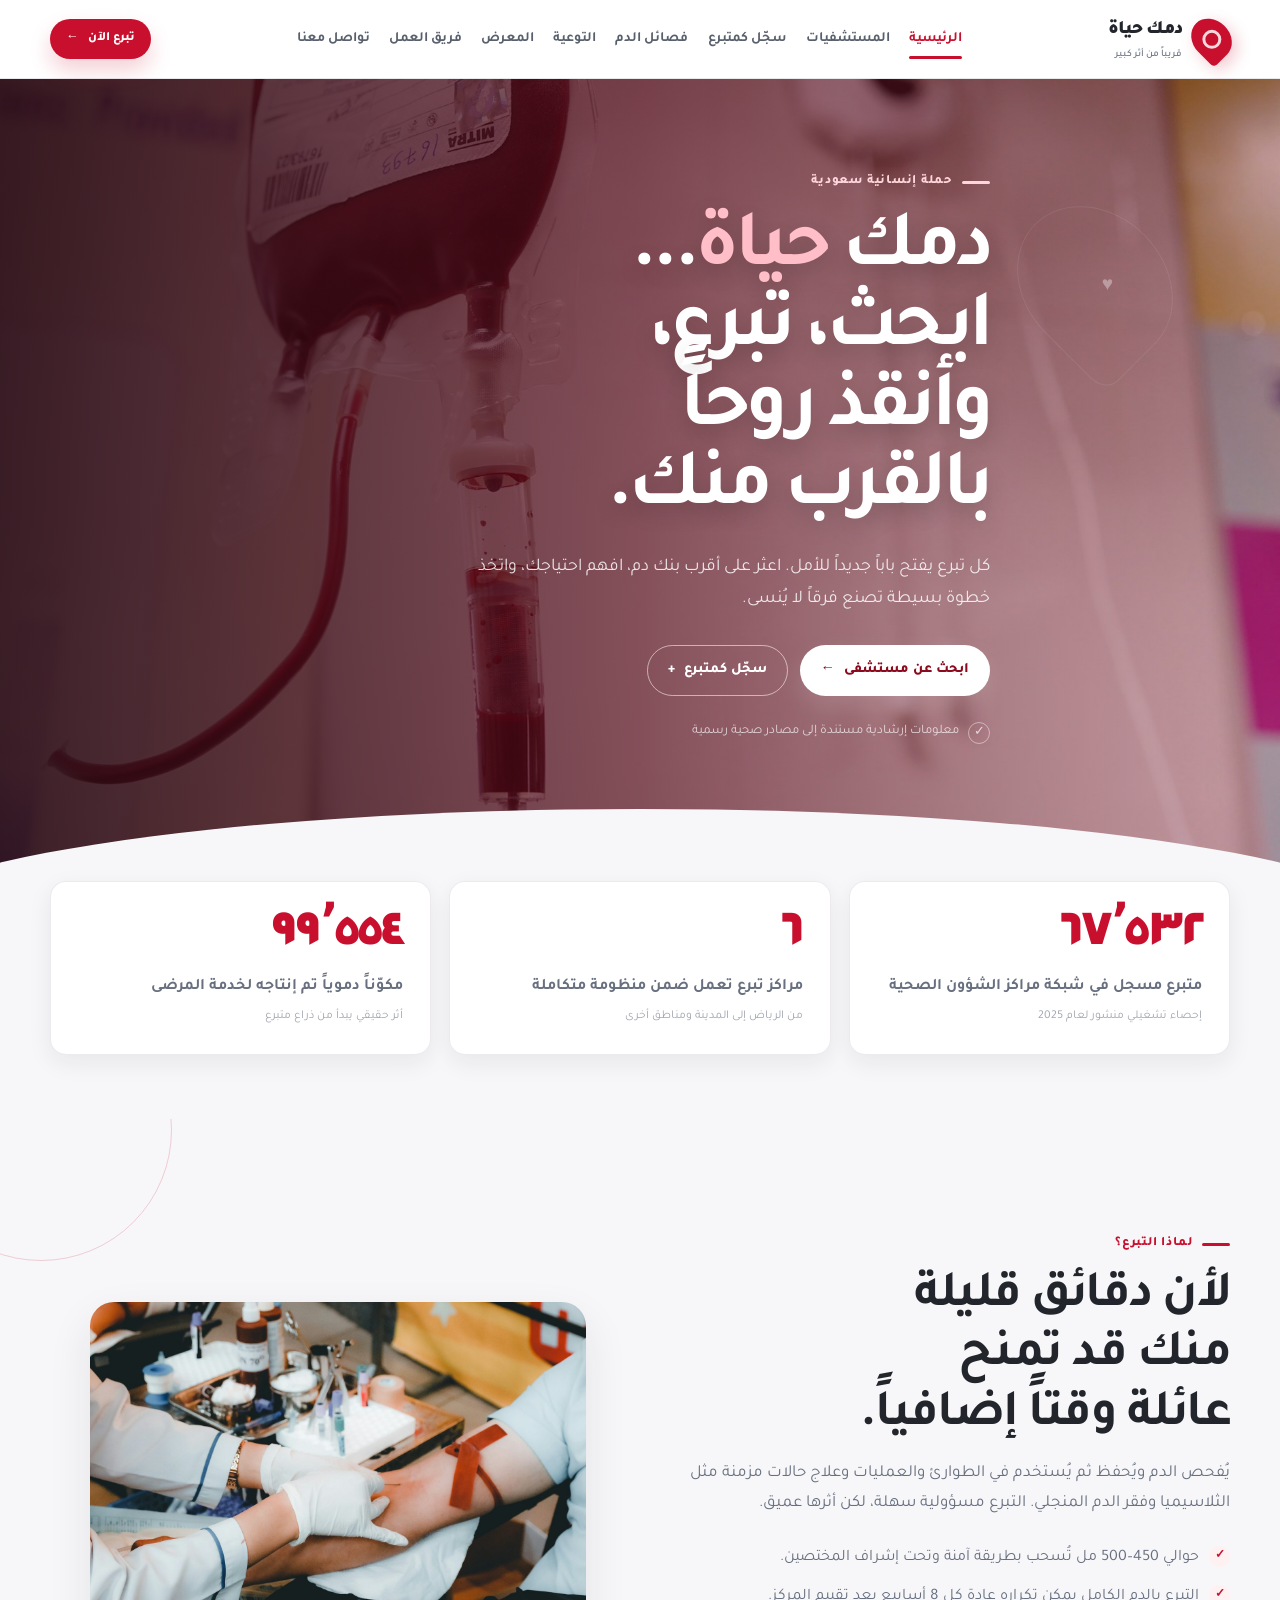
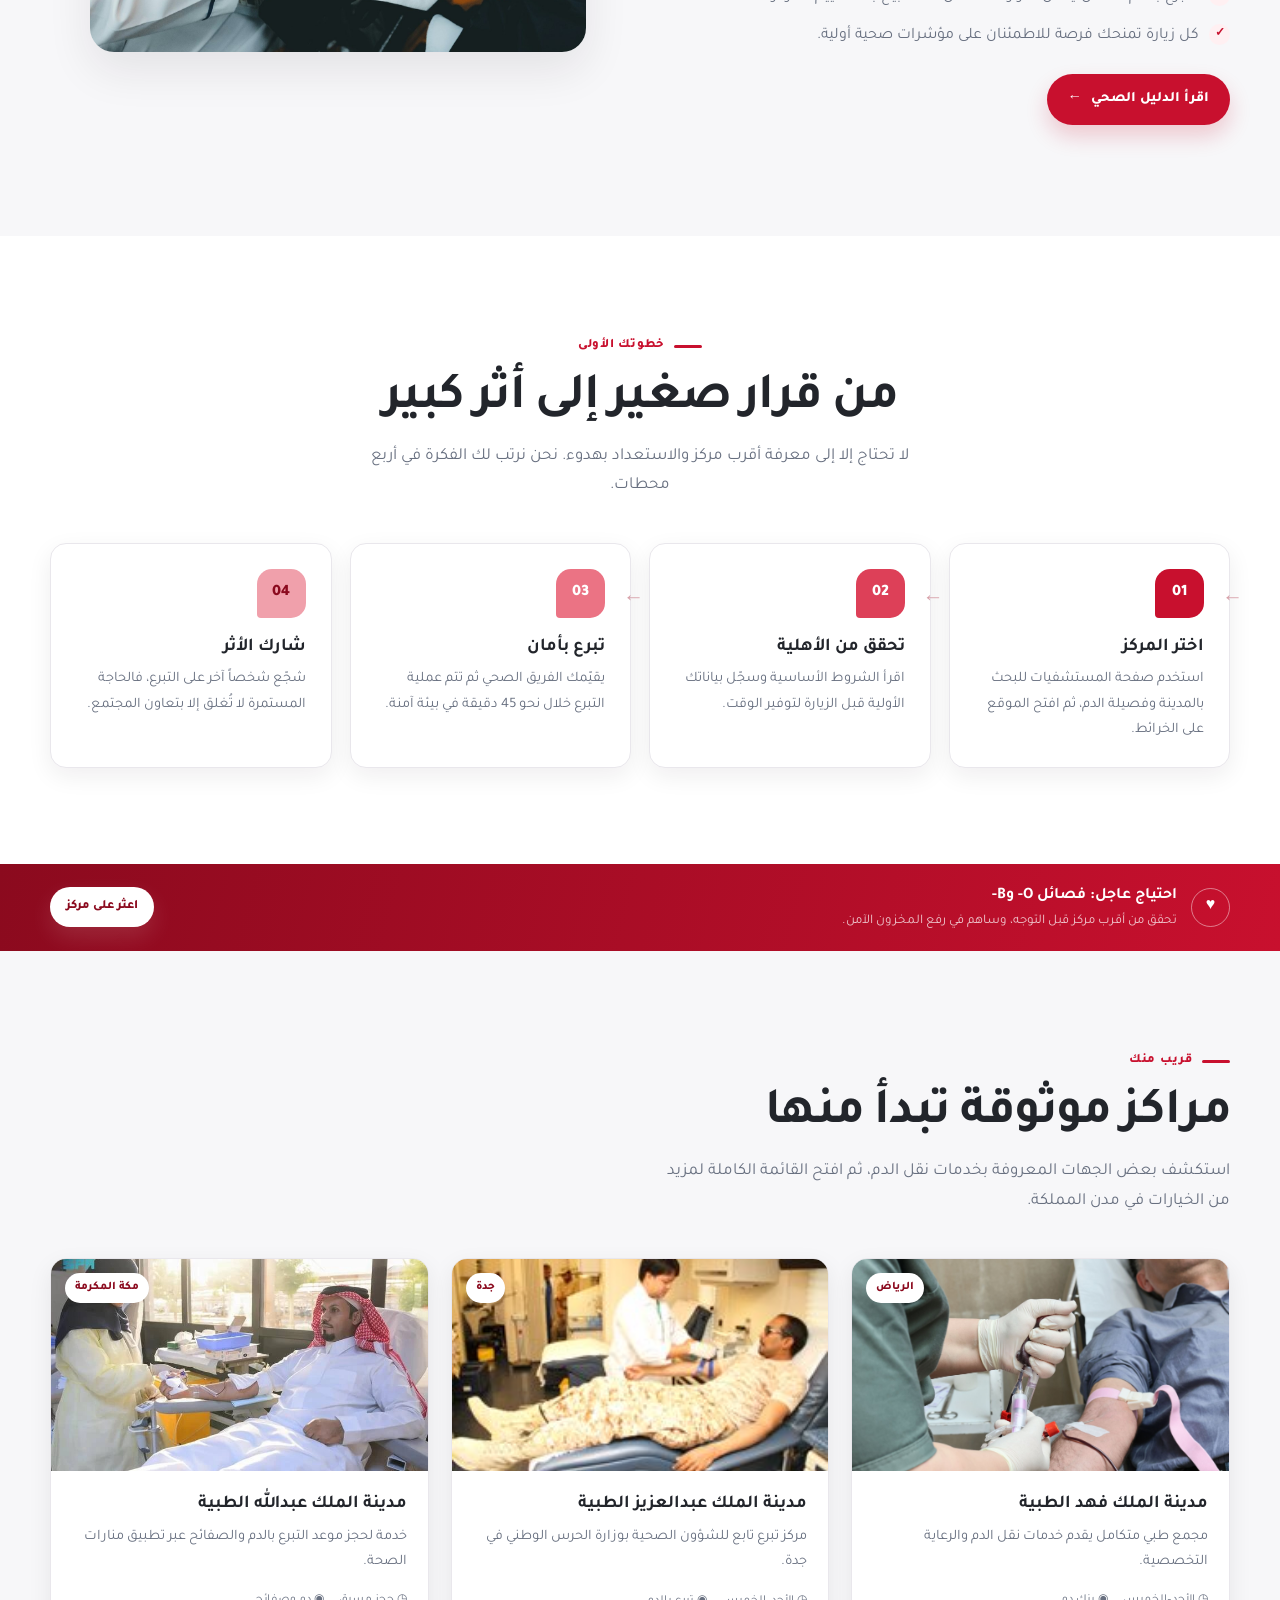
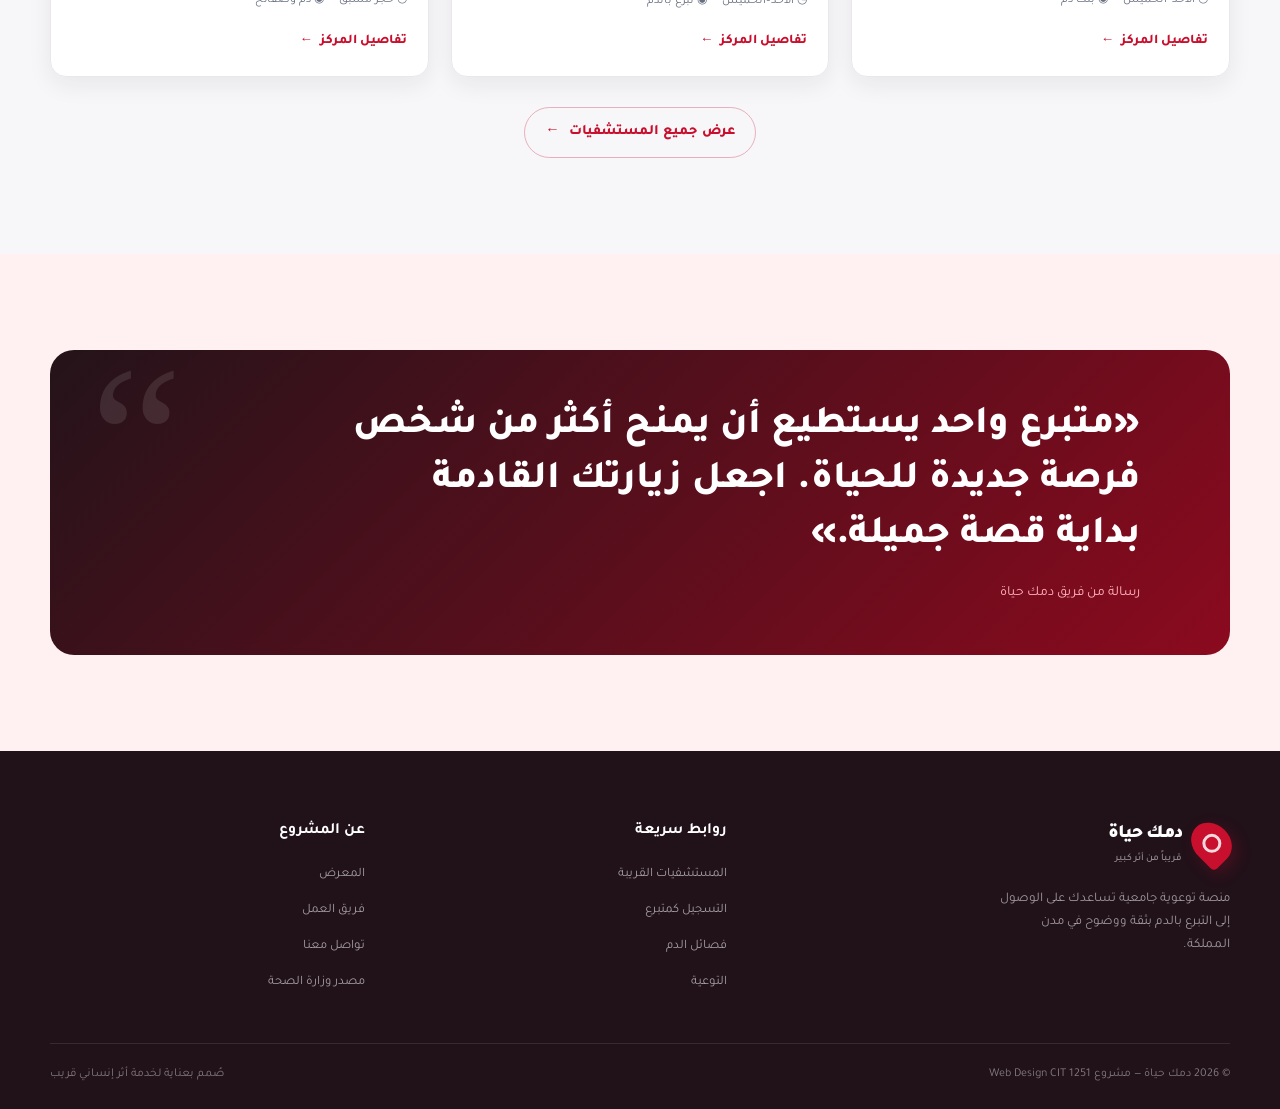
<file: Your blood is life/index.html>
<!doctype html>
<html lang="ar" dir="rtl">
<head>
  <meta charset="UTF-8">
  <meta name="viewport" content="width=device-width, initial-scale=1">
  <meta name="description" content="دمك حياة: ابحث عن مستشفى، سجّل كمتبرع، وتعلّم كيف تنقذ روحاً بالتبرع بالدم في السعودية.">
  <title>دمك حياة | ابحث، تبرع، وأنقذ روحاً</title>
  <link rel="stylesheet" href="css/style.css">
  <style>
    .home-highlight { position: relative; overflow: hidden; }
    .home-highlight::before { content: ''; position: absolute; width: 260px; height: 260px; inset: -120px auto auto -90px; border: 1px solid rgba(200,16,46,.18); border-radius: 50%; }
    .home-highlight .section-heading { position: relative; }
    .home-highlight .section-title { max-width: 13ch; }
  </style>
</head>
<body data-page="home" class="fade-page">
  <div class="page-loader" aria-hidden="true"><span class="loader-mark"></span></div>
  <div class="scroll-progress" aria-hidden="true"><span></span></div>
  <header class="site-header">
    <div class="container header-inner">
      <a class="brand" href="index.html" aria-label="دمك حياة - الرئيسية"><span class="brand-mark" aria-hidden="true"></span><span class="brand-name">دمك حياة<small>قريباً من أثر كبير</small></span></a>
      <button class="nav-toggle" type="button" aria-label="فتح القائمة" aria-expanded="false"><span></span></button>
      <nav class="site-nav" aria-label="التنقل الرئيسي">
        <a href="index.html" data-page="home">الرئيسية</a>
        <a href="hospitals.html" data-page="hospitals">المستشفيات</a>
        <a href="donate.html" data-page="donate">سجّل كمتبرع</a>
        <a href="blood-types.html" data-page="blood-types">فصائل الدم</a>
        <a href="awareness.html" data-page="awareness">التوعية</a>
        <a href="gallery.html" data-page="gallery">المعرض</a>
        <a href="about-team.html" data-page="team">فريق العمل</a>
        <a href="contact.html" data-page="contact">تواصل معنا</a>
      </nav>
      <div class="header-actions"><a class="btn btn--primary btn--sm" href="donate.html">تبرع الآن <span aria-hidden="true">←</span></a></div>
    </div>
  </header>
  <main>
    <section id="hero" class="hero" style="background-image:url('images/hero-donor.jpg');" aria-labelledby="hero-title">
      <div class="container hero-content reveal">
        <span class="eyebrow">حملة إنسانية سعودية</span>
        <h1 id="hero-title" class="hero-title">دمك <strong>حياة</strong>... ابحث، تبرع، وأنقذ روحاً بالقرب منك.</h1>
        <p class="hero-text">كل تبرع يفتح باباً جديداً للأمل. اعثر على أقرب بنك دم، افهم احتياجك، واتخذ خطوة بسيطة تصنع فرقاً لا يُنسى.</p>
        <div class="hero-actions">
          <a class="btn btn--light" href="hospitals.html">ابحث عن مستشفى <span aria-hidden="true">←</span></a>
          <a class="btn btn--outline" style="color:#fff;border-color:rgba(255,255,255,.55)" href="donate.html">سجّل كمتبرع <span aria-hidden="true">+</span></a>
        </div>
        <p class="hero-note">معلومات إرشادية مستندة إلى مصادر صحية رسمية</p>
      </div>
      <span class="hero-drop" aria-hidden="true"></span>
    </section>

    <section class="section section--tight" aria-label="إحصاءات الأثر">
      <div class="container stats-grid">
        <article class="stat-card reveal"><span class="stat-number" data-counter="77282">0</span><span class="stat-label">متبرع مسجل في شبكة مراكز الشؤون الصحية</span><span class="stat-note">إحصاء تشغيلي منشور لعام 2025</span></article>
        <article class="stat-card reveal"><span class="stat-number" data-counter="7">0</span><span class="stat-label">مراكز تبرع تعمل ضمن منظومة متكاملة</span><span class="stat-note">من الرياض إلى المدينة ومناطق أخرى</span></article>
        <article class="stat-card reveal"><span class="stat-number" data-counter="113927">0</span><span class="stat-label">مكوّناً دموياً تم إنتاجه لخدمة المرضى</span><span class="stat-note">أثر حقيقي يبدأ من ذراع متبرع</span></article>
      </div>
    </section>

    <section class="section home-highlight" aria-labelledby="why-title">
      <div class="container grid-2 align-center">
        <div class="split-copy reveal">
          <span class="section-kicker">لماذا التبرع؟</span>
          <h2 id="why-title" class="section-title">لأن دقائق قليلة منك قد تمنح عائلة وقتاً إضافياً.</h2>
          <p class="section-lead">يُفحص الدم ويُحفظ ثم يُستخدم في الطوارئ والعمليات وعلاج حالات مزمنة مثل الثلاسيميا وفقر الدم المنجلي. التبرع مسؤولية سهلة، لكن أثرها عميق.</p>
          <ul class="check-list">
            <li>حوالي 450–500 مل تُسحب بطريقة آمنة وتحت إشراف المختصين.</li>
            <li>التبرع بالدم الكامل يمكن تكراره عادة كل 8 أسابيع بعد تقييم المركز.</li>
            <li>كل زيارة تمنحك فرصة للاطمئنان على مؤشرات صحية أولية.</li>
          </ul>
          <a class="btn btn--primary mt-3" href="awareness.html">اقرأ الدليل الصحي <span aria-hidden="true">←</span></a>
        </div>
        <figure class="split-visual reveal"><img src="images/donor-team.jpg" alt="فريق طبي يساند متبرعاً بالدم" loading="lazy"></figure>
      </div>
    </section>

    <section class="section section--paper" aria-labelledby="steps-title">
      <div class="container">
        <div class="section-heading is-centered reveal"><span class="section-kicker">خطوتك الأولى</span><h2 id="steps-title" class="section-title">من قرار صغير إلى أثر كبير</h2><p class="section-lead">لا تحتاج إلا إلى معرفة أقرب مركز والاستعداد بهدوء. نحن نرتب لك الفكرة في أربع محطات.</p></div>
        <div class="grid-4 steps">
          <article class="card step reveal"><h3>اختر المركز</h3><p>استخدم صفحة المستشفيات للبحث بالمدينة وفصيلة الدم، ثم افتح الموقع على الخرائط.</p></article>
          <article class="card step reveal"><h3>تحقق من الأهلية</h3><p>اقرأ الشروط الأساسية وسجّل بياناتك الأولية قبل الزيارة لتوفير الوقت.</p></article>
          <article class="card step reveal"><h3>تبرع بأمان</h3><p>يقيّمك الفريق الصحي ثم تتم عملية التبرع خلال نحو 45 دقيقة في بيئة آمنة.</p></article>
          <article class="card step reveal"><h3>شارك الأثر</h3><p>شجّع شخصاً آخر على التبرع، فالحاجة المستمرة لا تُغلق إلا بتعاون المجتمع.</p></article>
        </div>
      </div>
    </section>

    <section class="urgent-strip" aria-label="احتياج عاجل للدم">
      <div class="container urgent-inner"><div class="urgent-copy"><span class="urgent-pulse" aria-hidden="true">♥</span><div><strong>احتياج عاجل: فصائل O- وB-</strong><p>تحقق من أقرب مركز قبل التوجه، وساهم في رفع المخزون الآمن.</p></div></div><a class="btn btn--light btn--sm" href="hospitals.html">اعثر على مركز</a></div>
    </section>

    <section class="section" aria-labelledby="featured-title">
      <div class="container">
        <div class="section-heading reveal"><span class="section-kicker">قريب منك</span><h2 id="featured-title" class="section-title">مراكز موثوقة تبدأ منها</h2><p class="section-lead">استكشف بعض الجهات المعروفة بخدمات نقل الدم، ثم افتح القائمة الكاملة لمزيد من الخيارات في مدن المملكة.</p></div>
        <div class="grid-3">
          <article class="card hospital-card reveal"><div class="hospital-card-image"><img src="images/medical-staff.jpg" alt="فريق طبي داخل مستشفى" loading="lazy"><span class="badge">الرياض</span></div><div class="card-body"><h3>مدينة الملك فهد الطبية</h3><p>مجمع طبي متكامل يقدم خدمات نقل الدم والرعاية التخصصية.</p><div class="meta-row"><span>◷ الأحد–الخميس</span><span>◉ بنك دم</span></div><a class="card-link" href="hospitals.html">تفاصيل المركز</a></div></article>
          <article class="card hospital-card reveal"><div class="hospital-card-image"><img src="images/mobile-blood-unit.jpg" alt="وحدة متنقلة للتبرع بالدم" loading="lazy"><span class="badge">جدة</span></div><div class="card-body"><h3>مدينة الملك عبدالعزيز الطبية</h3><p>مركز تبرع تابع للشؤون الصحية بوزارة الحرس الوطني في جدة.</p><div class="meta-row"><span>◷ الأحد–الخميس</span><span>◉ تبرع بالدم</span></div><a class="card-link" href="hospitals.html">تفاصيل المركز</a></div></article>
          <article class="card hospital-card reveal"><div class="hospital-card-image"><img src="images/saudi-campaign.jpg" alt="حملة سعودية للتبرع بالدم" loading="lazy"><span class="badge">مكة المكرمة</span></div><div class="card-body"><h3>مدينة الملك عبدالله الطبية</h3><p>خدمة لحجز موعد التبرع بالدم والصفائح عبر تطبيق منارات الصحة.</p><div class="meta-row"><span>◷ حجز مسبق</span><span>◉ دم وصفائح</span></div><a class="card-link" href="hospitals.html">تفاصيل المركز</a></div></article>
        </div>
        <div style="text-align:center;margin-top:30px"><a class="btn btn--outline" href="hospitals.html">عرض جميع المستشفيات <span aria-hidden="true">←</span></a></div>
      </div>
    </section>

    <section class="section section--soft" aria-labelledby="quote-title">
      <div class="container"><div class="quote-card reveal"><blockquote id="quote-title">«متبرع واحد يستطيع أن يمنح أكثر من شخص فرصة جديدة للحياة. اجعل زيارتك القادمة بداية قصة جميلة.»</blockquote><cite>رسالة من فريق دمك حياة</cite></div></div>
    </section>
  </main>
  <footer class="footer">
    <div class="container footer-grid">
      <div><a class="brand" href="index.html"><span class="brand-mark" aria-hidden="true"></span><span class="brand-name">دمك حياة<small>قريباً من أثر كبير</small></span></a><p class="footer-copy">منصة توعوية جامعية تساعدك على الوصول إلى التبرع بالدم بثقة ووضوح في مدن المملكة.</p></div>
      <div><h3>روابط سريعة</h3><ul class="footer-links"><li><a href="hospitals.html">المستشفيات القريبة</a></li><li><a href="donate.html">التسجيل كمتبرع</a></li><li><a href="blood-types.html">فصائل الدم</a></li><li><a href="awareness.html">التوعية</a></li></ul></div>
      <div><h3>عن المشروع</h3><ul class="footer-links"><li><a href="gallery.html">المعرض</a></li><li><a href="about-team.html">فريق العمل</a></li><li><a href="contact.html">تواصل معنا</a></li><li><a href="https://www.moh.gov.sa/en/healthawareness/educationalcontent/publichealth/pages/017.aspx" target="_blank" rel="noopener">مصدر وزارة الصحة</a></li></ul></div>
    </div>
    <div class="container footer-bottom"><span>© 2026 دمك حياة — مشروع Web Design CIT 1251</span><span>صُمم بعناية لخدمة أثر إنساني قريب</span></div>
  </footer>
  <button class="to-top" type="button" aria-label="العودة إلى أعلى الصفحة">↑</button>
  <script src="js/main.js" defer></script>
</body>
</html>
</file>
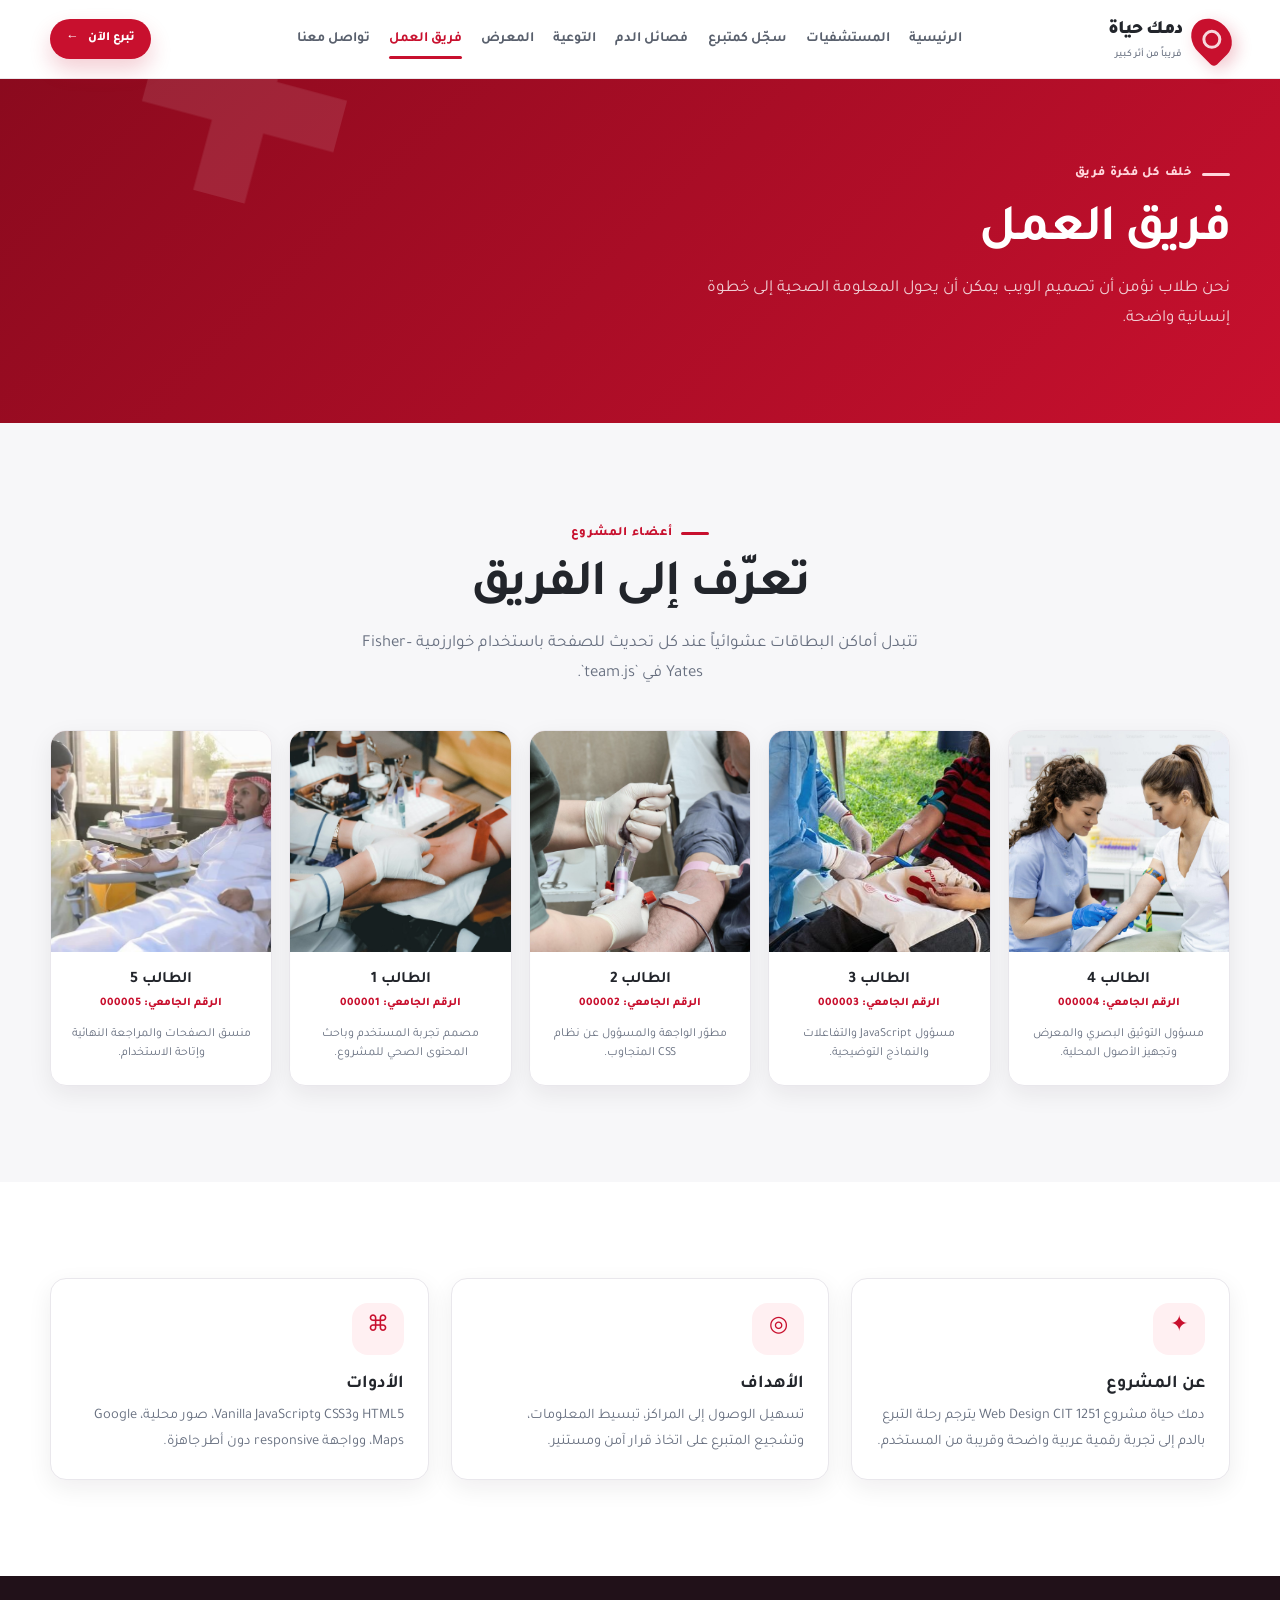
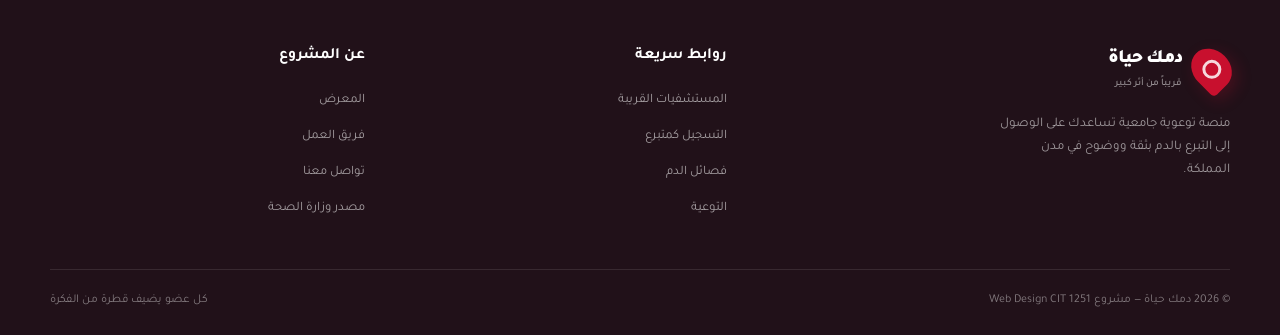
<file: Your blood is life/about-team.html>
<!doctype html>
<html lang="ar" dir="rtl">
<head>
  <meta charset="UTF-8"><meta name="viewport" content="width=device-width, initial-scale=1"><meta name="description" content="تعرّف إلى فريق مشروع دمك حياة وأهدافه وأدواته."><title>فريق العمل | دمك حياة</title><link rel="stylesheet" href="css/style.css">
</head>
<body data-page="team" class="fade-page">
  <div class="page-loader" aria-hidden="true"><span class="loader-mark"></span></div><div class="scroll-progress" aria-hidden="true"><span></span></div>
  <header class="site-header"><div class="container header-inner"><a class="brand" href="index.html" aria-label="دمك حياة - الرئيسية"><span class="brand-mark" aria-hidden="true"></span><span class="brand-name">دمك حياة<small>قريباً من أثر كبير</small></span></a><button class="nav-toggle" type="button" aria-label="فتح القائمة" aria-expanded="false"><span></span></button><nav class="site-nav" aria-label="التنقل الرئيسي"><a href="index.html" data-page="home">الرئيسية</a><a href="hospitals.html" data-page="hospitals">المستشفيات</a><a href="donate.html" data-page="donate">سجّل كمتبرع</a><a href="blood-types.html" data-page="blood-types">فصائل الدم</a><a href="awareness.html" data-page="awareness">التوعية</a><a href="gallery.html" data-page="gallery">المعرض</a><a href="about-team.html" data-page="team">فريق العمل</a><a href="contact.html" data-page="contact">تواصل معنا</a></nav><div class="header-actions"><a class="btn btn--primary btn--sm" href="donate.html">تبرع الآن <span aria-hidden="true">←</span></a></div></div></header>
  <main>
    <section class="page-banner"><div class="container reveal"><span class="eyebrow" style="color:#ffd6dc">خلف كل فكرة فريق</span><h1 class="section-title">فريق العمل</h1><p class="section-lead">نحن طلاب نؤمن أن تصميم الويب يمكن أن يحول المعلومة الصحية إلى خطوة إنسانية واضحة.</p></div></section>
    <section class="section" aria-labelledby="team-title"><div class="container"><div class="section-heading is-centered reveal"><span class="section-kicker">أعضاء المشروع</span><h2 id="team-title" class="section-title">تعرّف إلى الفريق</h2><p class="section-lead">تتبدل أماكن البطاقات عشوائياً عند كل تحديث للصفحة باستخدام خوارزمية Fisher–Yates في `team.js`.</p></div><ul id="team-list" class="team-list" aria-label="أعضاء فريق العمل">
      <!-- عدّل الاسم والرقم والدور والسيرة في كل عنصر li عند الحاجة. -->
      <li class="card team-card reveal"><div class="team-photo"><img src="images/donor-team.jpg" alt="صورة رمزية للطالب الأول" loading="lazy"></div><div class="card-body"><h3>الطالب 1</h3><span class="team-meta">الرقم الجامعي: 000001</span><p>مصمم تجربة المستخدم وباحث المحتوى الصحي للمشروع.</p></div></li>
      <!-- عدّل بيانات الطالب الثاني هنا بسهولة. -->
      <li class="card team-card reveal"><div class="team-photo"><img src="images/medical-staff.jpg" alt="صورة رمزية للطالب الثاني" loading="lazy"></div><div class="card-body"><h3>الطالب 2</h3><span class="team-meta">الرقم الجامعي: 000002</span><p>مطوّر الواجهة والمسؤول عن نظام CSS المتجاوب.</p></div></li>
      <!-- عدّل بيانات الطالب الثالث هنا بسهولة. -->
      <li class="card team-card reveal"><div class="team-photo"><img src="images/campaign-mobile.jpg" alt="صورة رمزية للطالب الثالث" loading="lazy"></div><div class="card-body"><h3>الطالب 3</h3><span class="team-meta">الرقم الجامعي: 000003</span><p>مسؤول JavaScript والتفاعلات والنماذج التوضيحية.</p></div></li>
      <!-- عدّل بيانات الطالب الرابع هنا بسهولة. -->
      <li class="card team-card reveal"><div class="team-photo"><img src="images/donor-chair.jpg" alt="صورة رمزية للطالب الرابع" loading="lazy"></div><div class="card-body"><h3>الطالب 4</h3><span class="team-meta">الرقم الجامعي: 000004</span><p>مسؤول التوثيق البصري والمعرض وتجهيز الأصول المحلية.</p></div></li>
      <!-- عدّل بيانات الطالب الخامس هنا بسهولة. -->
      <li class="card team-card reveal"><div class="team-photo"><img src="images/saudi-campaign.jpg" alt="صورة رمزية للطالب الخامس" loading="lazy"></div><div class="card-body"><h3>الطالب 5</h3><span class="team-meta">الرقم الجامعي: 000005</span><p>منسق الصفحات والمراجعة النهائية وإتاحة الاستخدام.</p></div></li>
    </ul></div></section>
    <section class="section section--paper" aria-labelledby="project-title"><div class="container grid-3"><article class="card card-body reveal"><span class="card-icon">✦</span><h3 id="project-title">عن المشروع</h3><p>دمك حياة مشروع Web Design CIT 1251 يترجم رحلة التبرع بالدم إلى تجربة رقمية عربية واضحة وقريبة من المستخدم.</p></article><article class="card card-body reveal"><span class="card-icon">◎</span><h3>الأهداف</h3><p>تسهيل الوصول إلى المراكز، تبسيط المعلومات، وتشجيع المتبرع على اتخاذ قرار آمن ومستنير.</p></article><article class="card card-body reveal"><span class="card-icon">⌘</span><h3>الأدوات</h3><p>HTML5 وCSS3 وVanilla JavaScript، صور محلية، Google Maps، وواجهة responsive دون أطر جاهزة.</p></article></div></section>
  </main>
  <footer class="footer"><div class="container footer-grid"><div><a class="brand" href="index.html"><span class="brand-mark" aria-hidden="true"></span><span class="brand-name">دمك حياة<small>قريباً من أثر كبير</small></span></a><p class="footer-copy">منصة توعوية جامعية تساعدك على الوصول إلى التبرع بالدم بثقة ووضوح في مدن المملكة.</p></div><div><h3>روابط سريعة</h3><ul class="footer-links"><li><a href="hospitals.html">المستشفيات القريبة</a></li><li><a href="donate.html">التسجيل كمتبرع</a></li><li><a href="blood-types.html">فصائل الدم</a></li><li><a href="awareness.html">التوعية</a></li></ul></div><div><h3>عن المشروع</h3><ul class="footer-links"><li><a href="gallery.html">المعرض</a></li><li><a href="about-team.html">فريق العمل</a></li><li><a href="contact.html">تواصل معنا</a></li><li><a href="https://www.moh.gov.sa/en/healthawareness/educationalcontent/publichealth/pages/017.aspx" target="_blank" rel="noopener">مصدر وزارة الصحة</a></li></ul></div></div><div class="container footer-bottom"><span>© 2026 دمك حياة — مشروع Web Design CIT 1251</span><span>كل عضو يضيف قطرة من الفكرة</span></div></footer>
  <button class="to-top" type="button" aria-label="العودة إلى أعلى الصفحة">↑</button><script src="js/main.js" defer></script><script src="js/team.js" defer></script>
</body>
</html>
</file>
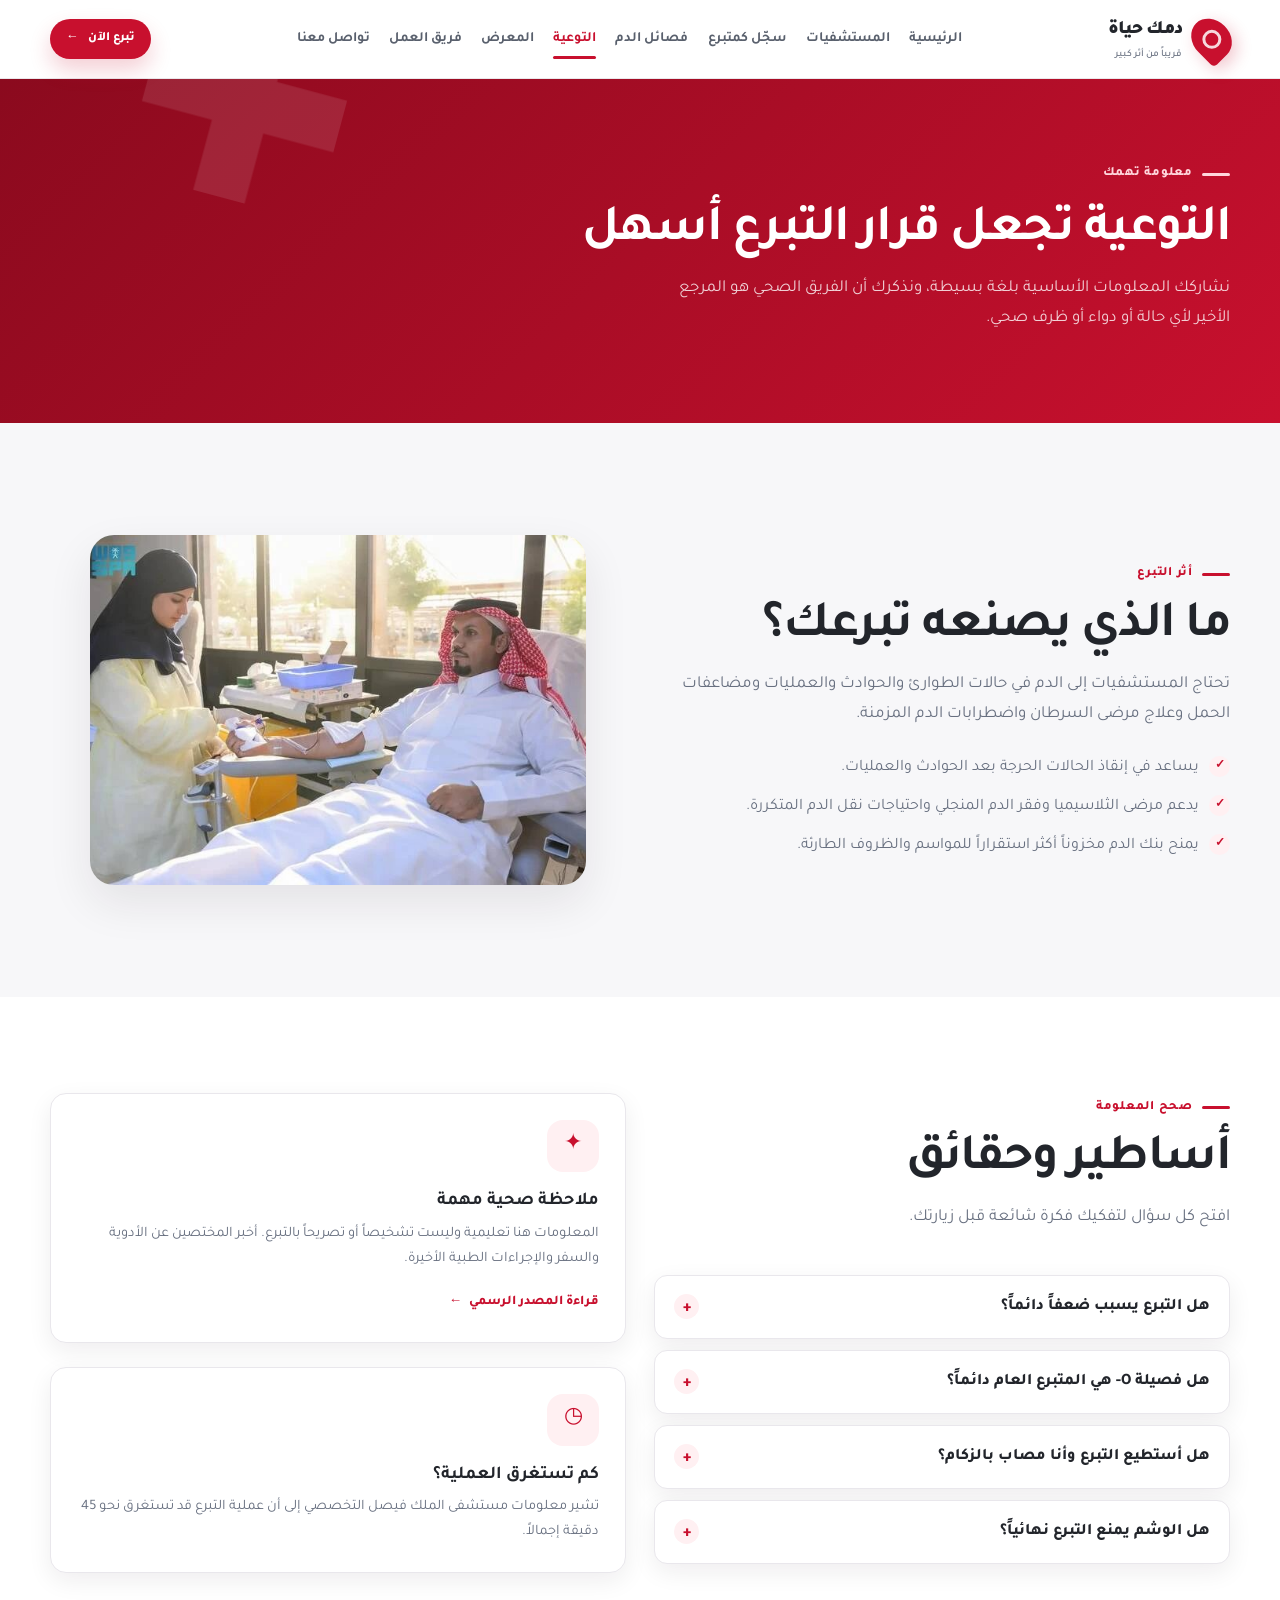
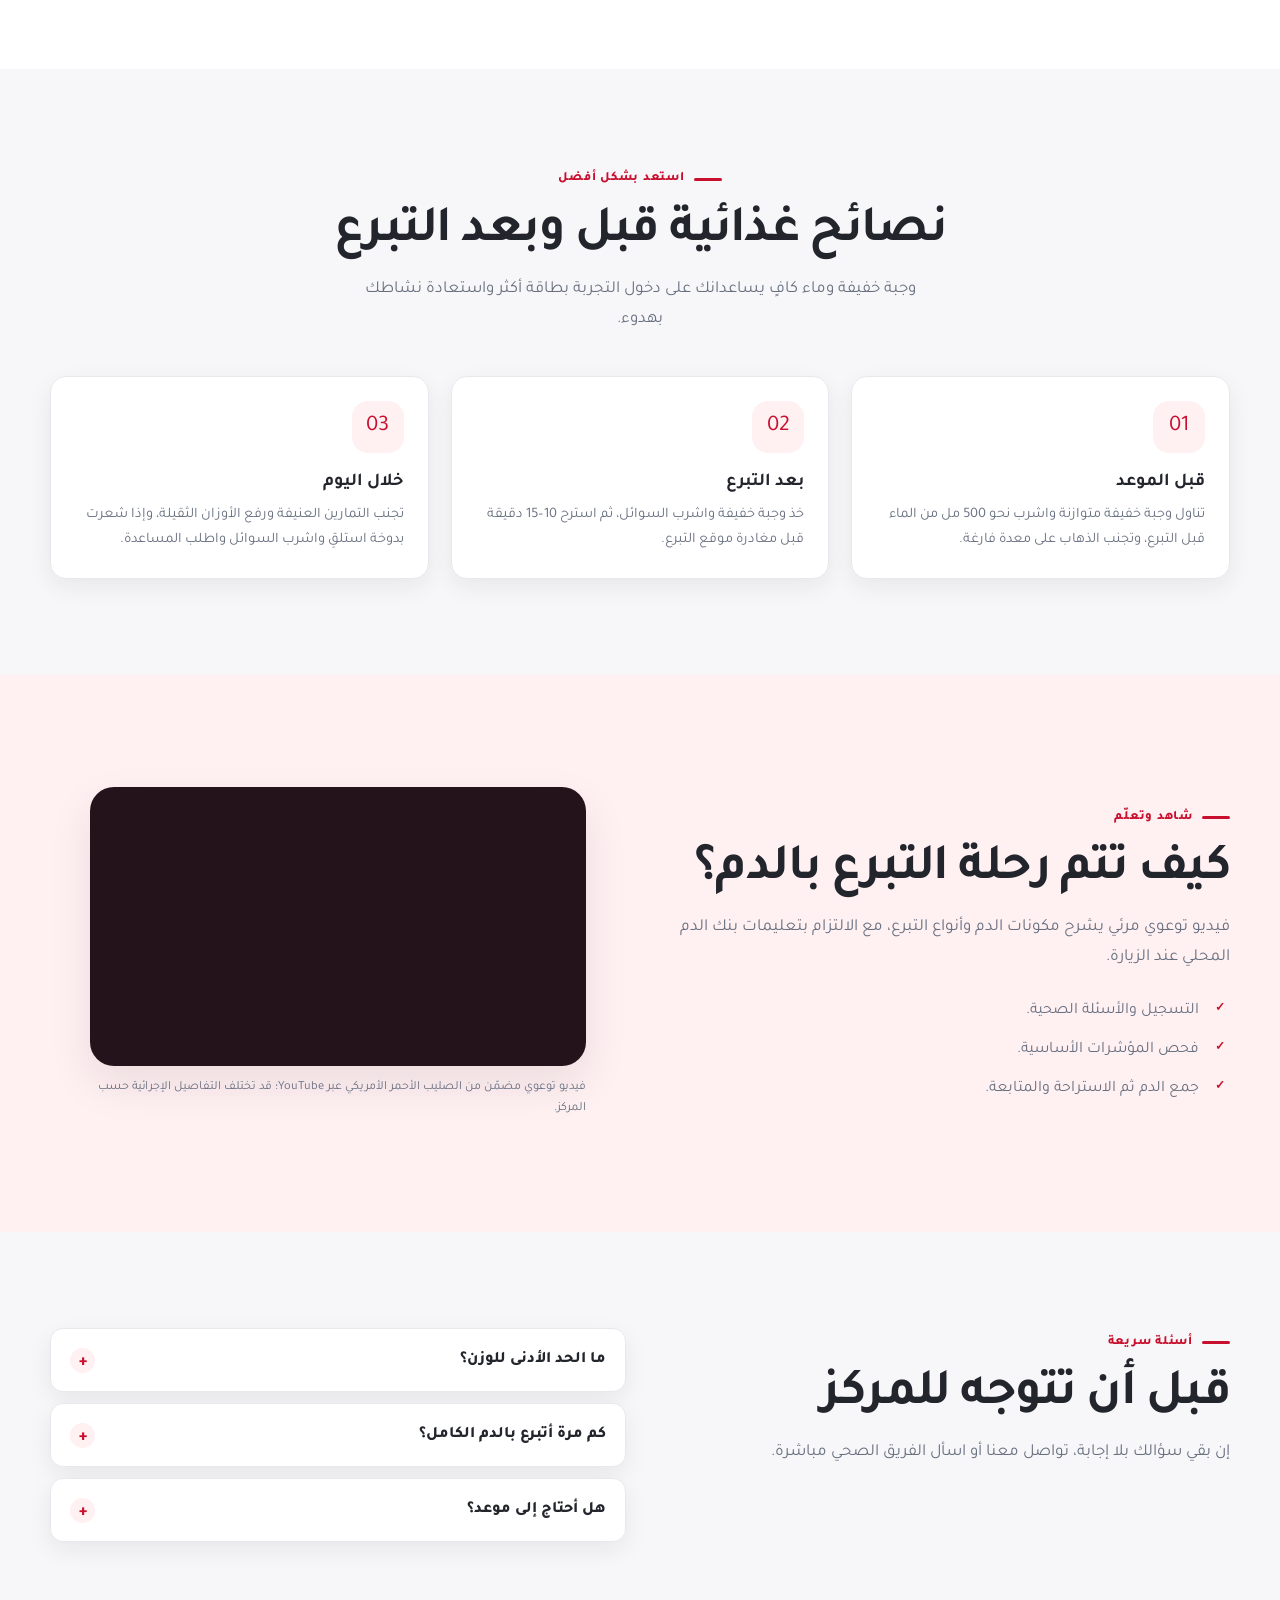
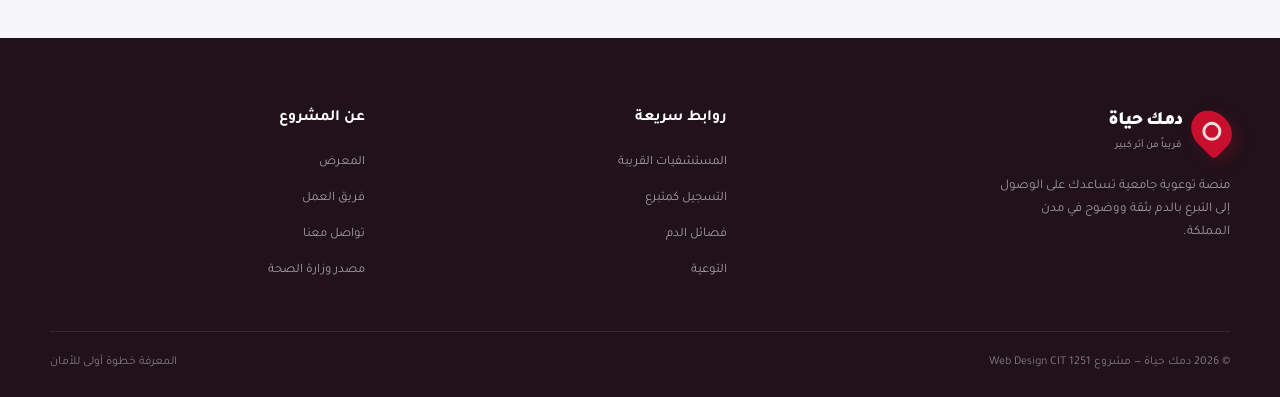
<file: Your blood is life/awareness.html>
<!doctype html>
<html lang="ar" dir="rtl">
<head>
  <meta charset="UTF-8"><meta name="viewport" content="width=device-width, initial-scale=1"><meta name="description" content="معلومات موثوقة عن فوائد التبرع بالدم والأساطير والنصائح والأسئلة الشائعة."><title>التوعية والمعلومات | دمك حياة</title><link rel="stylesheet" href="css/style.css">
</head>
<body data-page="awareness" class="fade-page">
  <div class="page-loader" aria-hidden="true"><span class="loader-mark"></span></div><div class="scroll-progress" aria-hidden="true"><span></span></div>
  <header class="site-header"><div class="container header-inner"><a class="brand" href="index.html" aria-label="دمك حياة - الرئيسية"><span class="brand-mark" aria-hidden="true"></span><span class="brand-name">دمك حياة<small>قريباً من أثر كبير</small></span></a><button class="nav-toggle" type="button" aria-label="فتح القائمة" aria-expanded="false"><span></span></button><nav class="site-nav" aria-label="التنقل الرئيسي"><a href="index.html" data-page="home">الرئيسية</a><a href="hospitals.html" data-page="hospitals">المستشفيات</a><a href="donate.html" data-page="donate">سجّل كمتبرع</a><a href="blood-types.html" data-page="blood-types">فصائل الدم</a><a href="awareness.html" data-page="awareness">التوعية</a><a href="gallery.html" data-page="gallery">المعرض</a><a href="about-team.html" data-page="team">فريق العمل</a><a href="contact.html" data-page="contact">تواصل معنا</a></nav><div class="header-actions"><a class="btn btn--primary btn--sm" href="donate.html">تبرع الآن <span aria-hidden="true">←</span></a></div></div></header>
  <main>
    <section class="page-banner"><div class="container reveal"><span class="eyebrow" style="color:#ffd6dc">معلومة تهمك</span><h1 class="section-title">التوعية تجعل قرار التبرع أسهل</h1><p class="section-lead">نشاركك المعلومات الأساسية بلغة بسيطة، ونذكرك أن الفريق الصحي هو المرجع الأخير لأي حالة أو دواء أو ظرف صحي.</p></div></section>
    <section class="section" aria-labelledby="benefits-title"><div class="container grid-2 align-center"><div class="reveal"><span class="section-kicker">أثر التبرع</span><h2 id="benefits-title" class="section-title">ما الذي يصنعه تبرعك؟</h2><p class="section-lead">تحتاج المستشفيات إلى الدم في حالات الطوارئ والحوادث والعمليات ومضاعفات الحمل وعلاج مرضى السرطان واضطرابات الدم المزمنة.</p><ul class="check-list"><li>يساعد في إنقاذ الحالات الحرجة بعد الحوادث والعمليات.</li><li>يدعم مرضى الثلاسيميا وفقر الدم المنجلي واحتياجات نقل الدم المتكررة.</li><li>يمنح بنك الدم مخزوناً أكثر استقراراً للمواسم والظروف الطارئة.</li></ul></div><figure class="split-visual reveal"><img src="images/saudi-campaign.jpg" alt="حملة مجتمعية سعودية للتبرع بالدم" loading="lazy"></figure></div></section>
    <section class="section section--paper" aria-labelledby="myths-title"><div class="container grid-2"><div class="reveal"><div class="section-heading"><span class="section-kicker">صحح المعلومة</span><h2 id="myths-title" class="section-title">أساطير وحقائق</h2><p class="section-lead">افتح كل سؤال لتفكيك فكرة شائعة قبل زيارتك.</p></div><div class="accordion-list"><article class="accordion-item"><button class="accordion-trigger" type="button" aria-expanded="false">هل التبرع يسبب ضعفاً دائماً؟</button><div class="accordion-content"><div><p>لا. قد يشعر بعض الأشخاص بتعب مؤقت، ولذلك يُنصح بالراحة وشرب السوائل وتجنب المجهود في اليوم نفسه.</p></div></div></article><article class="accordion-item"><button class="accordion-trigger" type="button" aria-expanded="false">هل فصيلة O- هي المتبرع العام دائماً؟</button><div class="accordion-content"><div><p>تُعرف O- بأنها متبرع عام لخلايا الدم الحمراء في الطوارئ، لكن قرار الاستخدام والتوافق النهائي يحدده بنك الدم.</p></div></div></article><article class="accordion-item"><button class="accordion-trigger" type="button" aria-expanded="false">هل أستطيع التبرع وأنا مصاب بالزكام؟</button><div class="accordion-content"><div><p>يفضّل تأجيل التبرع عند وجود عدوى أو أعراض زكام أو التهاب حتى التعافي، ثم مراجعة المركز.</p></div></div></article><article class="accordion-item"><button class="accordion-trigger" type="button" aria-expanded="false">هل الوشم يمنع التبرع نهائياً؟</button><div class="accordion-content"><div><div><p>ليس بالضرورة. تذكر وزارة الصحة فترة انتظار مؤقتة بعد الوشم أو الثقب، وتختلف حسب سلامة الإجراء والتقييم الطبي.</p></div></div></div></article></div></div><aside class="reveal"><div class="card" style="padding:26px"><span class="card-icon" aria-hidden="true">✦</span><h3>ملاحظة صحية مهمة</h3><p>المعلومات هنا تعليمية وليست تشخيصاً أو تصريحاً بالتبرع. أخبر المختصين عن الأدوية والسفر والإجراءات الطبية الأخيرة.</p><a class="card-link" href="https://www.moh.gov.sa/en/healthawareness/educationalcontent/publichealth/pages/017.aspx" target="_blank" rel="noopener">قراءة المصدر الرسمي</a></div><div class="card mt-3" style="padding:26px"><span class="card-icon" aria-hidden="true">◷</span><h3>كم تستغرق العملية؟</h3><p>تشير معلومات مستشفى الملك فيصل التخصصي إلى أن عملية التبرع قد تستغرق نحو 45 دقيقة إجمالاً.</p></div></aside></div></section>
    <section class="section" aria-labelledby="tips-title"><div class="container"><div class="section-heading is-centered reveal"><span class="section-kicker">استعد بشكل أفضل</span><h2 id="tips-title" class="section-title">نصائح غذائية قبل وبعد التبرع</h2><p class="section-lead">وجبة خفيفة وماء كافٍ يساعدانك على دخول التجربة بطاقة أكثر واستعادة نشاطك بهدوء.</p></div><div class="grid-3"><article class="card card-body reveal"><span class="card-icon">01</span><h3>قبل الموعد</h3><p>تناول وجبة خفيفة متوازنة واشرب نحو 500 مل من الماء قبل التبرع، وتجنب الذهاب على معدة فارغة.</p></article><article class="card card-body reveal"><span class="card-icon">02</span><h3>بعد التبرع</h3><p>خذ وجبة خفيفة واشرب السوائل، ثم استرح 10–15 دقيقة قبل مغادرة موقع التبرع.</p></article><article class="card card-body reveal"><span class="card-icon">03</span><h3>خلال اليوم</h3><p>تجنب التمارين العنيفة ورفع الأوزان الثقيلة، وإذا شعرت بدوخة استلقِ واشرب السوائل واطلب المساعدة.</p></article></div></div></section>
    <section class="section section--soft" aria-labelledby="video-title"><div class="container grid-2 align-center"><div class="reveal"><span class="section-kicker">شاهد وتعلّم</span><h2 id="video-title" class="section-title">كيف تتم رحلة التبرع بالدم؟</h2><p class="section-lead">فيديو توعوي مرئي يشرح مكونات الدم وأنواع التبرع، مع الالتزام بتعليمات بنك الدم المحلي عند الزيارة.</p><ul class="bullet-list"><li>التسجيل والأسئلة الصحية.</li><li>فحص المؤشرات الأساسية.</li><li>جمع الدم ثم الاستراحة والمتابعة.</li></ul></div><figure class="reveal"><div class="video-frame"><iframe src="https://www.youtube.com/embed/oXRVHusvcMU" title="فيديو توعوي عن أنواع التبرع بالدم" loading="lazy" allow="accelerometer; autoplay; clipboard-write; encrypted-media; gyroscope; picture-in-picture" allowfullscreen></iframe></div><figcaption class="caption">فيديو توعوي مضمّن من الصليب الأحمر الأمريكي عبر YouTube؛ قد تختلف التفاصيل الإجرائية حسب المركز.</figcaption></figure></div></section>
    <section class="section" aria-labelledby="faq-title"><div class="container grid-2"><div class="section-heading reveal"><span class="section-kicker">أسئلة سريعة</span><h2 id="faq-title" class="section-title">قبل أن تتوجه للمركز</h2><p class="section-lead">إن بقي سؤالك بلا إجابة، تواصل معنا أو اسأل الفريق الصحي مباشرة.</p></div><div class="accordion-list reveal"><article class="accordion-item"><button class="accordion-trigger" type="button" aria-expanded="false">ما الحد الأدنى للوزن؟</button><div class="accordion-content"><div><p>تذكر الإرشادات السعودية أن الحد الأدنى الشائع هو 50 كجم، مع بقية التقييمات الطبية.</p></div></div></article><article class="accordion-item"><button class="accordion-trigger" type="button" aria-expanded="false">كم مرة أتبرع بالدم الكامل؟</button><div class="accordion-content"><div><p>عادة لا يُجمع الدم الكامل أكثر من مرة كل 8 أسابيع، وقد يختلف القرار حسب حالتك.</p></div></div></article><article class="accordion-item"><button class="accordion-trigger" type="button" aria-expanded="false">هل أحتاج إلى موعد؟</button><div class="accordion-content"><div><p>بعض المراكز تستقبل المتبرعين خلال ساعات محددة، وأخرى تطلب الحجز. راجع صفحة المركز أو اتصل به قبل الزيارة.</p></div></div></article></div></div></section>
  </main>
  <footer class="footer"><div class="container footer-grid"><div><a class="brand" href="index.html"><span class="brand-mark" aria-hidden="true"></span><span class="brand-name">دمك حياة<small>قريباً من أثر كبير</small></span></a><p class="footer-copy">منصة توعوية جامعية تساعدك على الوصول إلى التبرع بالدم بثقة ووضوح في مدن المملكة.</p></div><div><h3>روابط سريعة</h3><ul class="footer-links"><li><a href="hospitals.html">المستشفيات القريبة</a></li><li><a href="donate.html">التسجيل كمتبرع</a></li><li><a href="blood-types.html">فصائل الدم</a></li><li><a href="awareness.html">التوعية</a></li></ul></div><div><h3>عن المشروع</h3><ul class="footer-links"><li><a href="gallery.html">المعرض</a></li><li><a href="about-team.html">فريق العمل</a></li><li><a href="contact.html">تواصل معنا</a></li><li><a href="https://www.moh.gov.sa/en/healthawareness/educationalcontent/publichealth/pages/017.aspx" target="_blank" rel="noopener">مصدر وزارة الصحة</a></li></ul></div></div><div class="container footer-bottom"><span>© 2026 دمك حياة — مشروع Web Design CIT 1251</span><span>المعرفة خطوة أولى للأمان</span></div></footer>
  <button class="to-top" type="button" aria-label="العودة إلى أعلى الصفحة">↑</button><script src="js/main.js" defer></script>
</body>
</html>
</file>
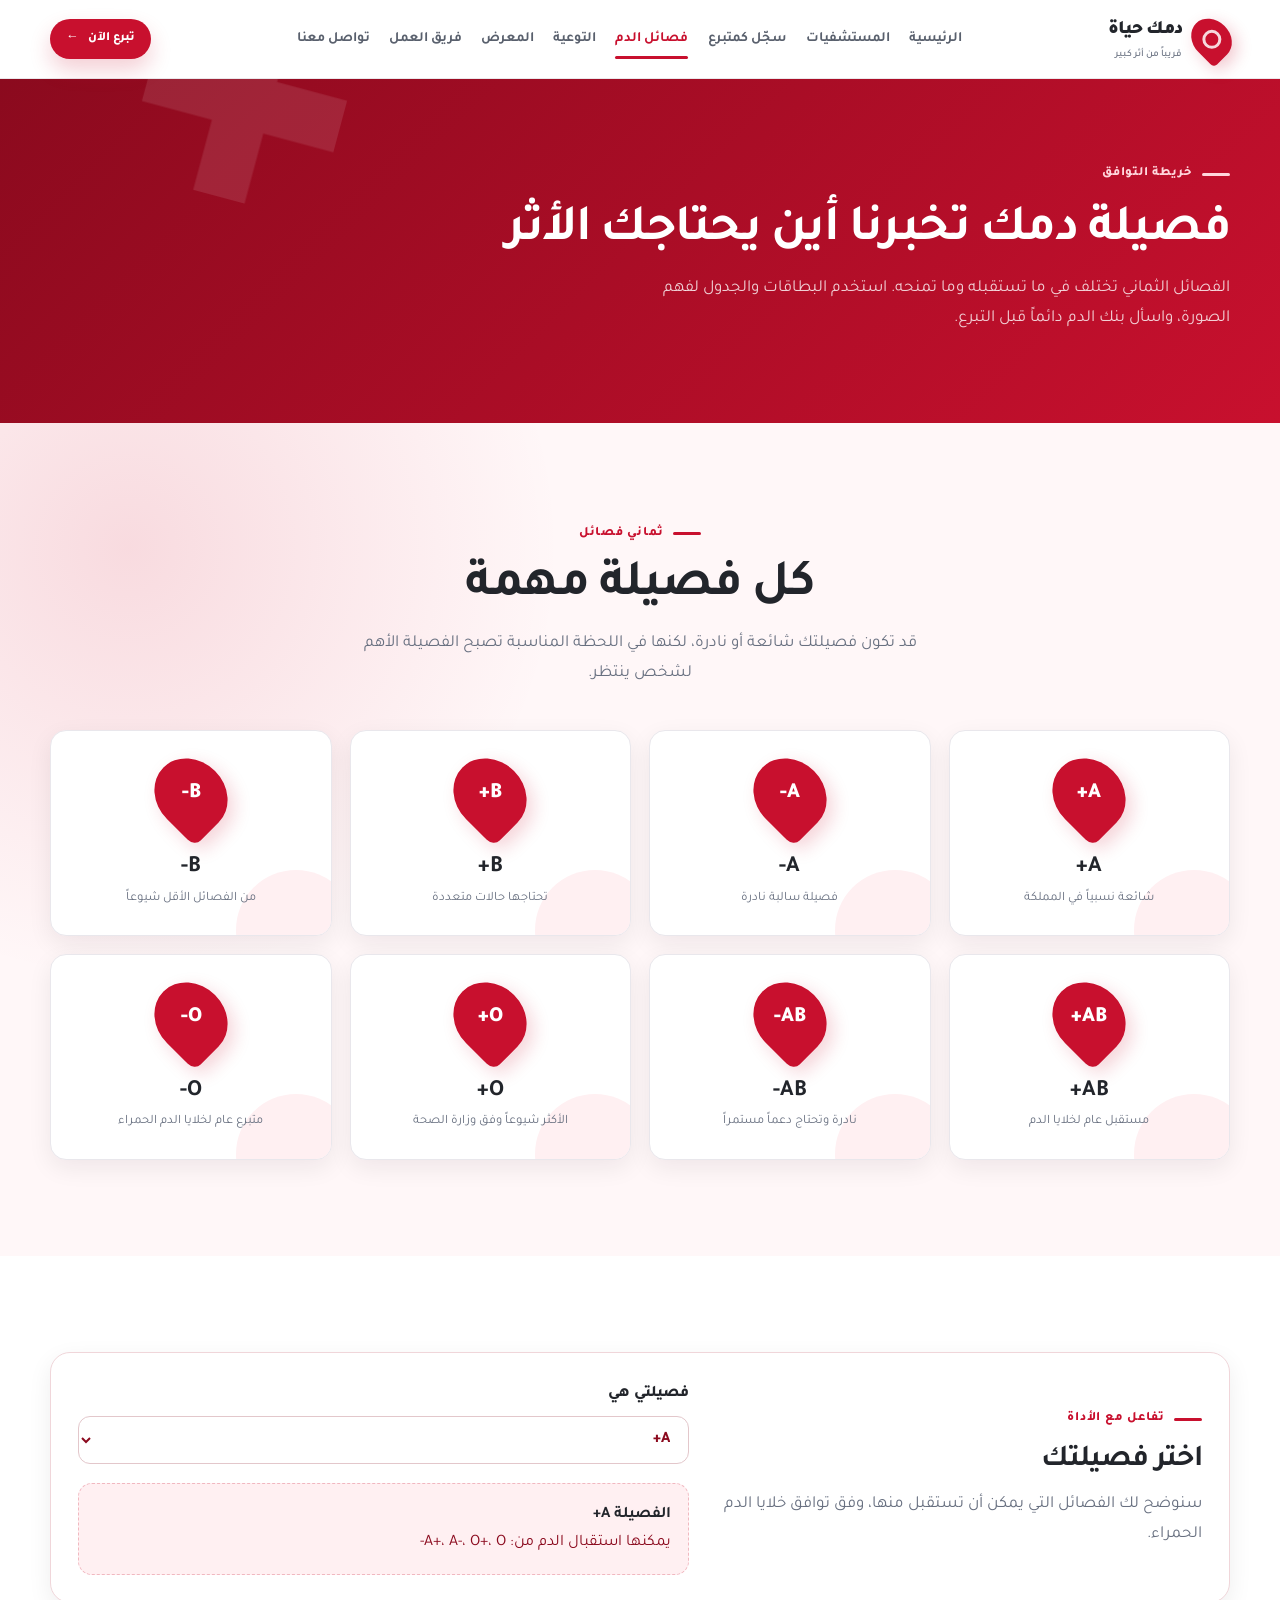
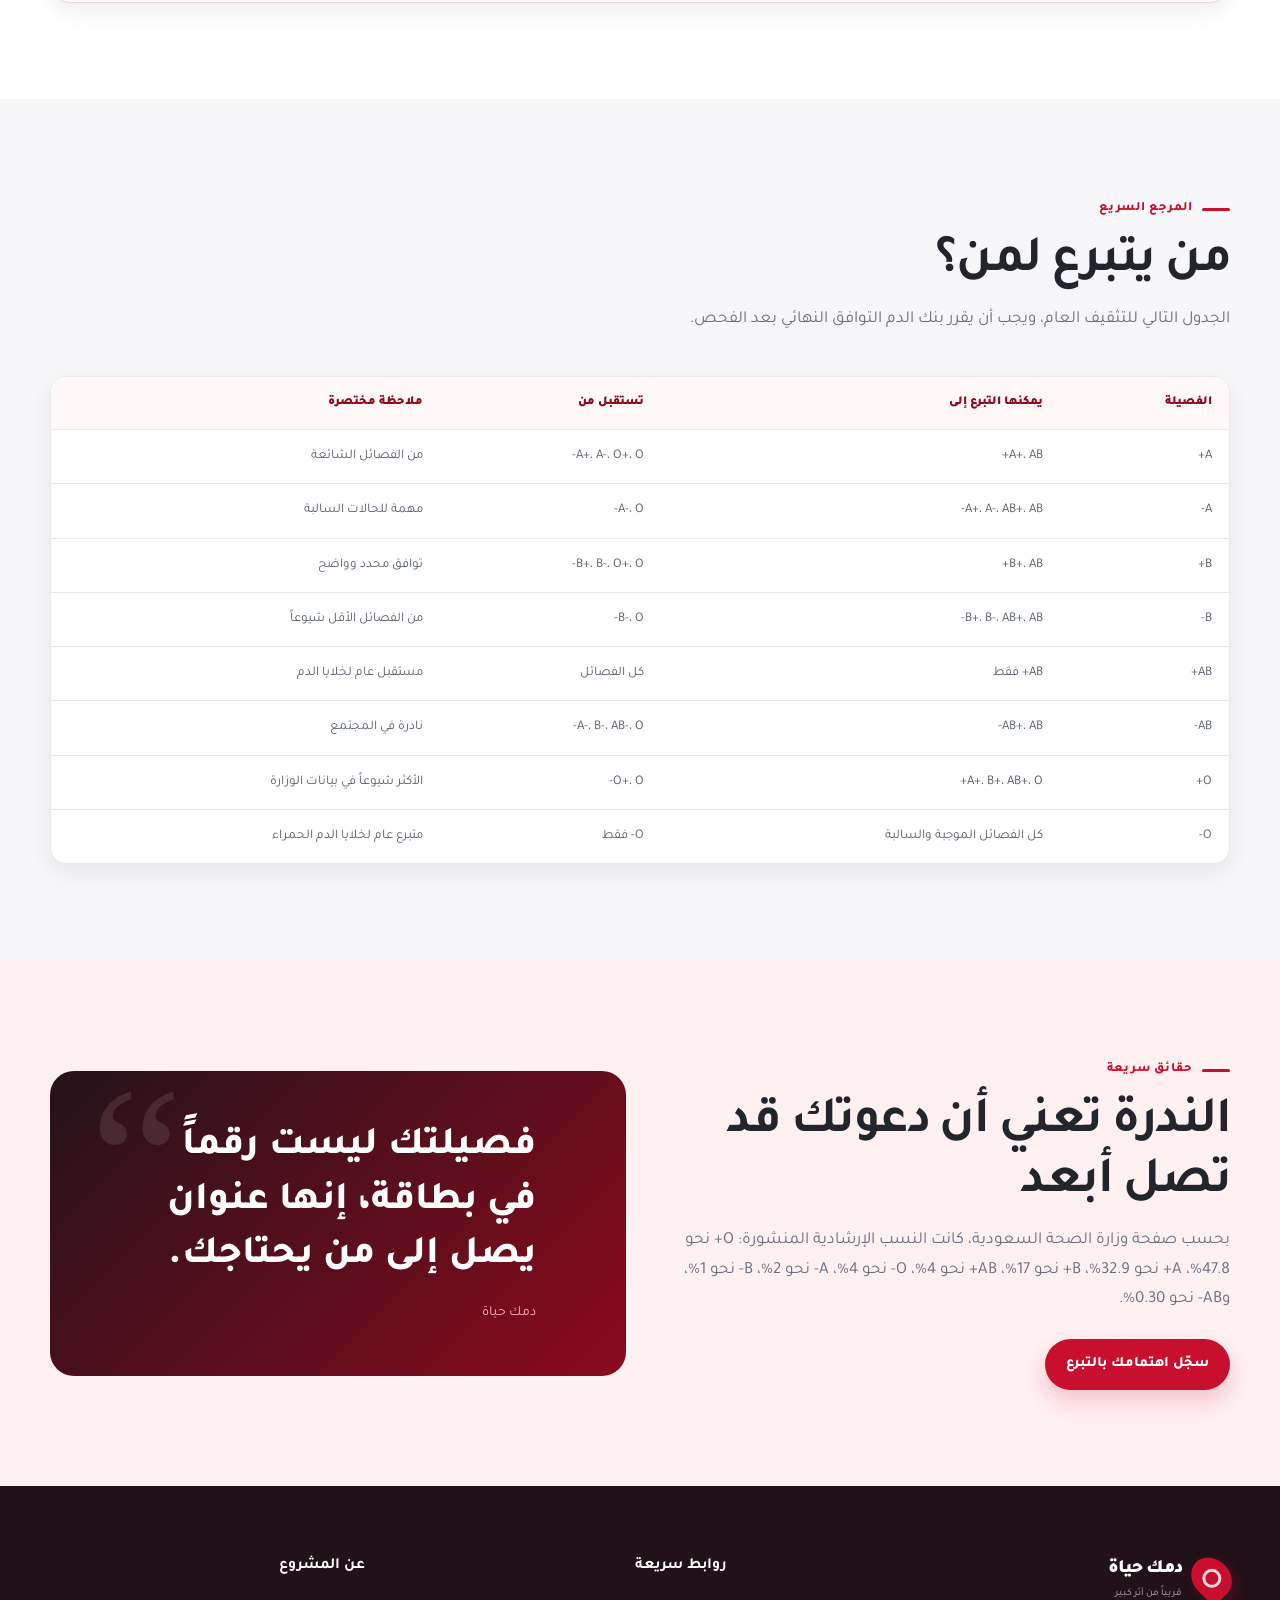
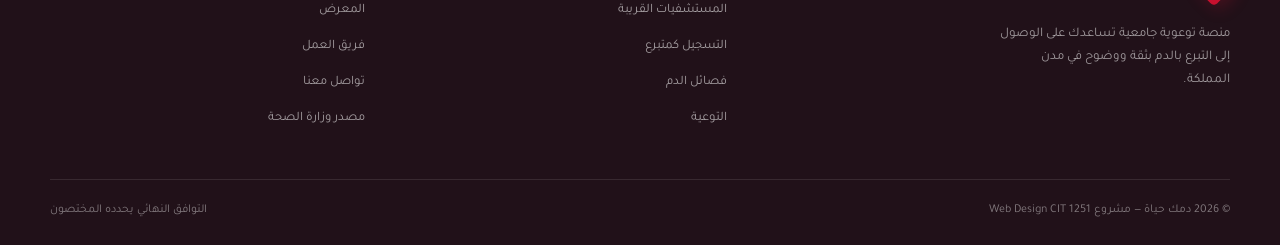
<file: Your blood is life/blood-types.html>
<!doctype html>
<html lang="ar" dir="rtl">
<head>
  <meta charset="UTF-8"><meta name="viewport" content="width=device-width, initial-scale=1"><meta name="description" content="تعرف إلى فصائل الدم الثماني ومن يستطيع التبرع لمن، مع أداة توافق تفاعلية."><title>فصائل الدم | دمك حياة</title><link rel="stylesheet" href="css/style.css">
  <style>
    .type-intro { background: radial-gradient(circle at 10% 15%, rgba(200,16,46,.12), transparent 32%), #fff7f8; }
    .type-selector { display:grid; grid-template-columns: 1fr 1.25fr; gap: 25px; align-items:center; padding: 27px; border:1px solid #f0d6da; border-radius:20px; background:#fff; box-shadow:var(--shadow-soft); }
    .type-selector select { width:100%; padding:14px; border:1px solid #e3c7cb; border-radius:12px; color:var(--red-dark); background:#fff; font-weight:800; }
  </style>
</head>
<body data-page="blood-types" class="fade-page">
  <div class="page-loader" aria-hidden="true"><span class="loader-mark"></span></div><div class="scroll-progress" aria-hidden="true"><span></span></div>
  <header class="site-header"><div class="container header-inner"><a class="brand" href="index.html" aria-label="دمك حياة - الرئيسية"><span class="brand-mark" aria-hidden="true"></span><span class="brand-name">دمك حياة<small>قريباً من أثر كبير</small></span></a><button class="nav-toggle" type="button" aria-label="فتح القائمة" aria-expanded="false"><span></span></button><nav class="site-nav" aria-label="التنقل الرئيسي"><a href="index.html" data-page="home">الرئيسية</a><a href="hospitals.html" data-page="hospitals">المستشفيات</a><a href="donate.html" data-page="donate">سجّل كمتبرع</a><a href="blood-types.html" data-page="blood-types">فصائل الدم</a><a href="awareness.html" data-page="awareness">التوعية</a><a href="gallery.html" data-page="gallery">المعرض</a><a href="about-team.html" data-page="team">فريق العمل</a><a href="contact.html" data-page="contact">تواصل معنا</a></nav><div class="header-actions"><a class="btn btn--primary btn--sm" href="donate.html">تبرع الآن <span aria-hidden="true">←</span></a></div></div></header>
  <main>
    <section class="page-banner"><div class="container reveal"><span class="eyebrow" style="color:#ffd6dc">خريطة التوافق</span><h1 class="section-title">فصيلة دمك تخبرنا أين يحتاجك الأثر</h1><p class="section-lead">الفصائل الثماني تختلف في ما تستقبله وما تمنحه. استخدم البطاقات والجدول لفهم الصورة، واسأل بنك الدم دائماً قبل التبرع.</p></div></section>
    <section class="section type-intro" aria-labelledby="types-title"><div class="container"><div class="section-heading is-centered reveal"><span class="section-kicker">ثماني فصائل</span><h2 id="types-title" class="section-title">كل فصيلة مهمة</h2><p class="section-lead">قد تكون فصيلتك شائعة أو نادرة، لكنها في اللحظة المناسبة تصبح الفصيلة الأهم لشخص ينتظر.</p></div><div class="grid-4">
      <article class="card blood-card reveal"><div class="blood-symbol"><span>A+</span></div><h3>A+</h3><p>شائعة نسبياً في المملكة</p></article><article class="card blood-card reveal"><div class="blood-symbol"><span>A-</span></div><h3>A-</h3><p>فصيلة سالبة نادرة</p></article><article class="card blood-card reveal"><div class="blood-symbol"><span>B+</span></div><h3>B+</h3><p>تحتاجها حالات متعددة</p></article><article class="card blood-card reveal"><div class="blood-symbol"><span>B-</span></div><h3>B-</h3><p>من الفصائل الأقل شيوعاً</p></article><article class="card blood-card reveal"><div class="blood-symbol"><span>AB+</span></div><h3>AB+</h3><p>مستقبل عام لخلايا الدم</p></article><article class="card blood-card reveal"><div class="blood-symbol"><span>AB-</span></div><h3>AB-</h3><p>نادرة وتحتاج دعماً مستمراً</p></article><article class="card blood-card reveal"><div class="blood-symbol"><span>O+</span></div><h3>O+</h3><p>الأكثر شيوعاً وفق وزارة الصحة</p></article><article class="card blood-card reveal"><div class="blood-symbol"><span>O-</span></div><h3>O-</h3><p>متبرع عام لخلايا الدم الحمراء</p></article>
    </div></div></section>
    <section class="section section--paper" aria-labelledby="picker-title"><div class="container"><div class="type-selector reveal"><div><span class="section-kicker">تفاعل مع الأداة</span><h2 id="picker-title" class="section-title" style="font-size:1.9rem">اختر فصيلتك</h2><p class="section-lead">سنوضح لك الفصائل التي يمكن أن تستقبل منها، وفق توافق خلايا الدم الحمراء.</p></div><div><label for="type-picker" style="display:block;font-weight:800;margin-bottom:8px">فصيلتي هي</label><select id="type-picker"><option>A+</option><option>A-</option><option>B+</option><option>B-</option><option>AB+</option><option>AB-</option><option>O+</option><option>O-</option></select><div id="type-output" class="compatibility-result" aria-live="polite"></div></div></div></div></section>
    <section class="section" aria-labelledby="compatibility-title"><div class="container"><div class="section-heading reveal"><span class="section-kicker">المرجع السريع</span><h2 id="compatibility-title" class="section-title">من يتبرع لمن؟</h2><p class="section-lead">الجدول التالي للتثقيف العام، ويجب أن يقرر بنك الدم التوافق النهائي بعد الفحص.</p></div><div class="table-wrap reveal"><table><thead><tr><th>الفصيلة</th><th>يمكنها التبرع إلى</th><th>تستقبل من</th><th>ملاحظة مختصرة</th></tr></thead><tbody><tr><td>A+</td><td>A+، AB+</td><td>A+، A-، O+، O-</td><td>من الفصائل الشائعة</td></tr><tr><td>A-</td><td>A+، A-، AB+، AB-</td><td>A-، O-</td><td>مهمة للحالات السالبة</td></tr><tr><td>B+</td><td>B+، AB+</td><td>B+، B-، O+، O-</td><td>توافق محدد وواضح</td></tr><tr><td>B-</td><td>B+، B-، AB+، AB-</td><td>B-، O-</td><td>من الفصائل الأقل شيوعاً</td></tr><tr><td>AB+</td><td>AB+ فقط</td><td>كل الفصائل</td><td>مستقبل عام لخلايا الدم</td></tr><tr><td>AB-</td><td>AB+، AB-</td><td>A-، B-، AB-، O-</td><td>نادرة في المجتمع</td></tr><tr><td>O+</td><td>A+، B+، AB+، O+</td><td>O+، O-</td><td>الأكثر شيوعاً في بيانات الوزارة</td></tr><tr><td>O-</td><td>كل الفصائل الموجبة والسالبة</td><td>O- فقط</td><td>متبرع عام لخلايا الدم الحمراء</td></tr></tbody></table></div></div></section>
    <section class="section section--soft" aria-labelledby="rarity-title"><div class="container grid-2 align-center"><div class="reveal"><span class="section-kicker">حقائق سريعة</span><h2 id="rarity-title" class="section-title">الندرة تعني أن دعوتك قد تصل أبعد</h2><p class="section-lead">بحسب صفحة وزارة الصحة السعودية، كانت النسب الإرشادية المنشورة: O+ نحو 47.8%، A+ نحو 32.9%، B+ نحو 17%، AB+ نحو 4%، O- نحو 4%، A- نحو 2%، B- نحو 1%، وAB- نحو 0.30%.</p><a class="btn btn--primary mt-3" href="donate.html">سجّل اهتمامك بالتبرع</a></div><div class="quote-card reveal"><blockquote>فصيلتك ليست رقماً في بطاقة، إنها عنوان يصل إلى من يحتاجك.</blockquote><cite>دمك حياة</cite></div></div></section>
  </main>
  <footer class="footer"><div class="container footer-grid"><div><a class="brand" href="index.html"><span class="brand-mark" aria-hidden="true"></span><span class="brand-name">دمك حياة<small>قريباً من أثر كبير</small></span></a><p class="footer-copy">منصة توعوية جامعية تساعدك على الوصول إلى التبرع بالدم بثقة ووضوح في مدن المملكة.</p></div><div><h3>روابط سريعة</h3><ul class="footer-links"><li><a href="hospitals.html">المستشفيات القريبة</a></li><li><a href="donate.html">التسجيل كمتبرع</a></li><li><a href="blood-types.html">فصائل الدم</a></li><li><a href="awareness.html">التوعية</a></li></ul></div><div><h3>عن المشروع</h3><ul class="footer-links"><li><a href="gallery.html">المعرض</a></li><li><a href="about-team.html">فريق العمل</a></li><li><a href="contact.html">تواصل معنا</a></li><li><a href="https://www.moh.gov.sa/en/healthawareness/educationalcontent/publichealth/pages/017.aspx" target="_blank" rel="noopener">مصدر وزارة الصحة</a></li></ul></div></div><div class="container footer-bottom"><span>© 2026 دمك حياة — مشروع Web Design CIT 1251</span><span>التوافق النهائي يحدده المختصون</span></div></footer>
  <button class="to-top" type="button" aria-label="العودة إلى أعلى الصفحة">↑</button><script src="js/main.js" defer></script>
</body>
</html>
</file>
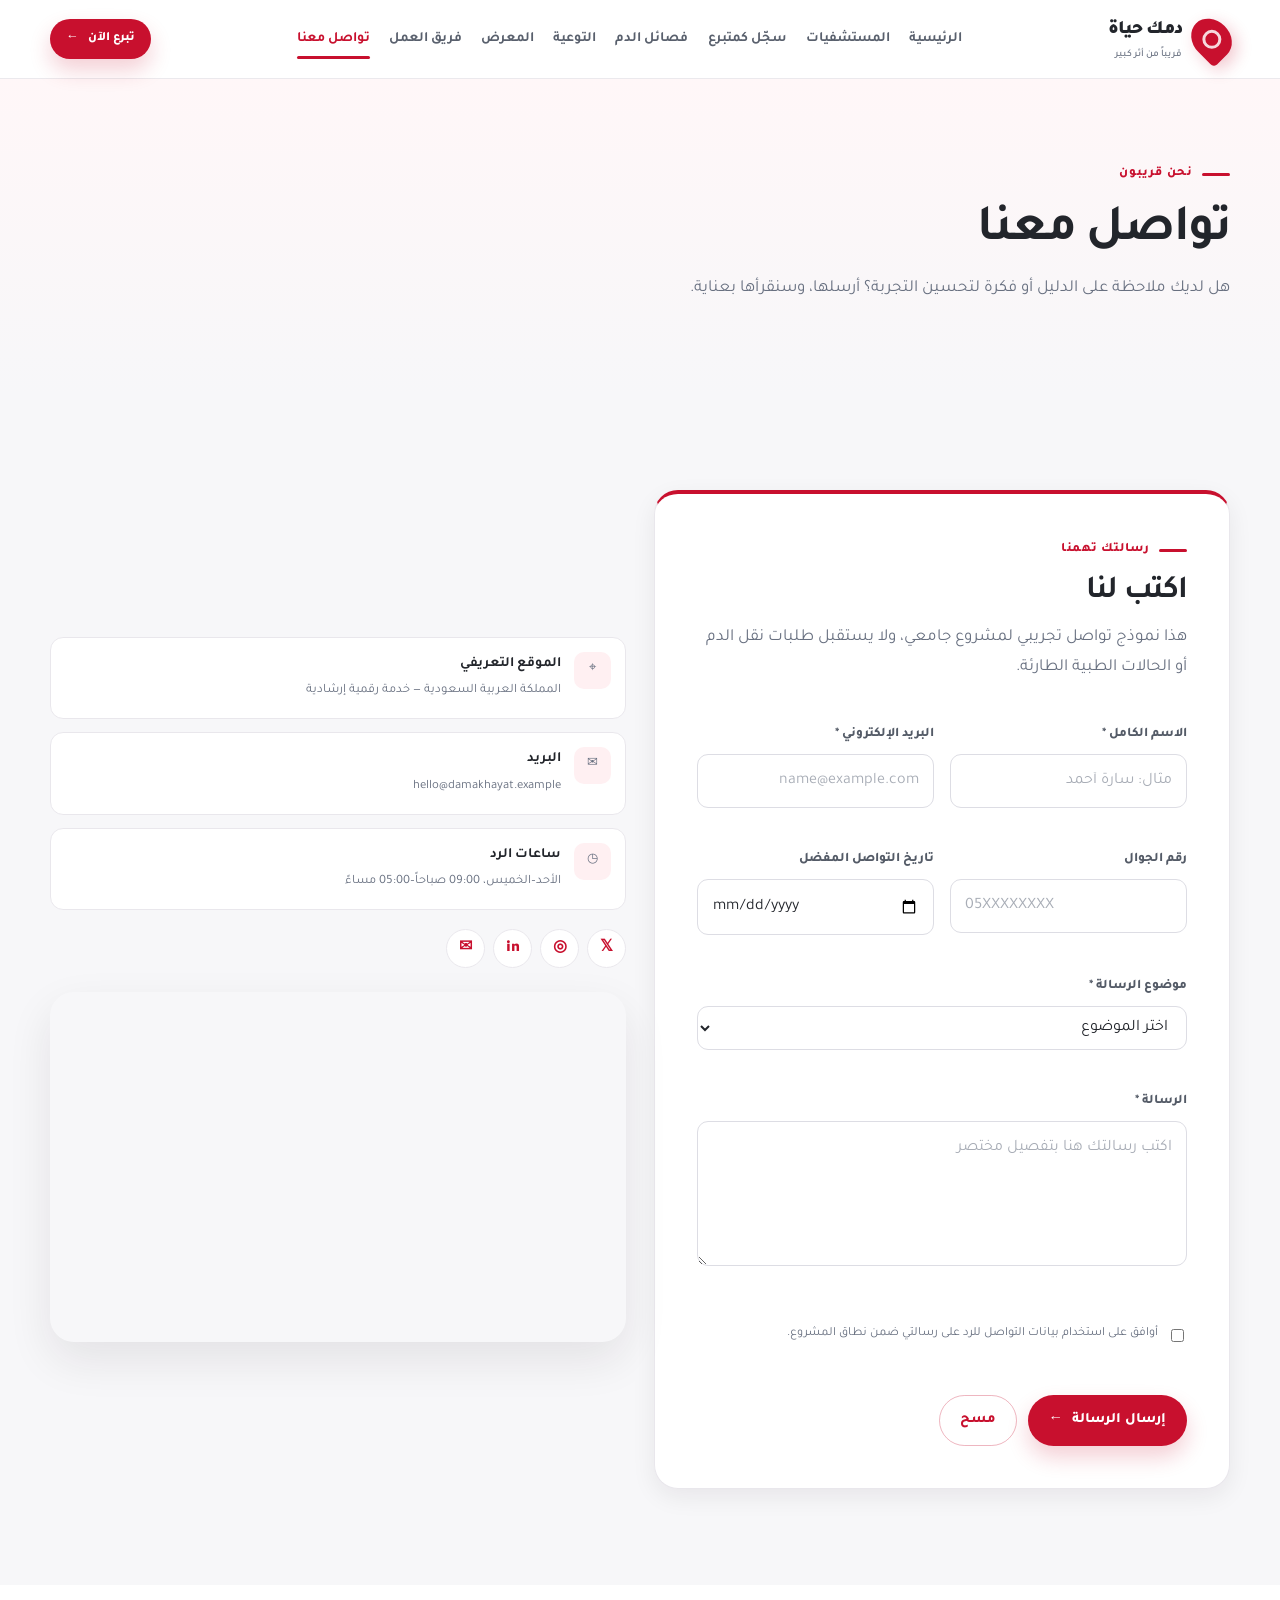
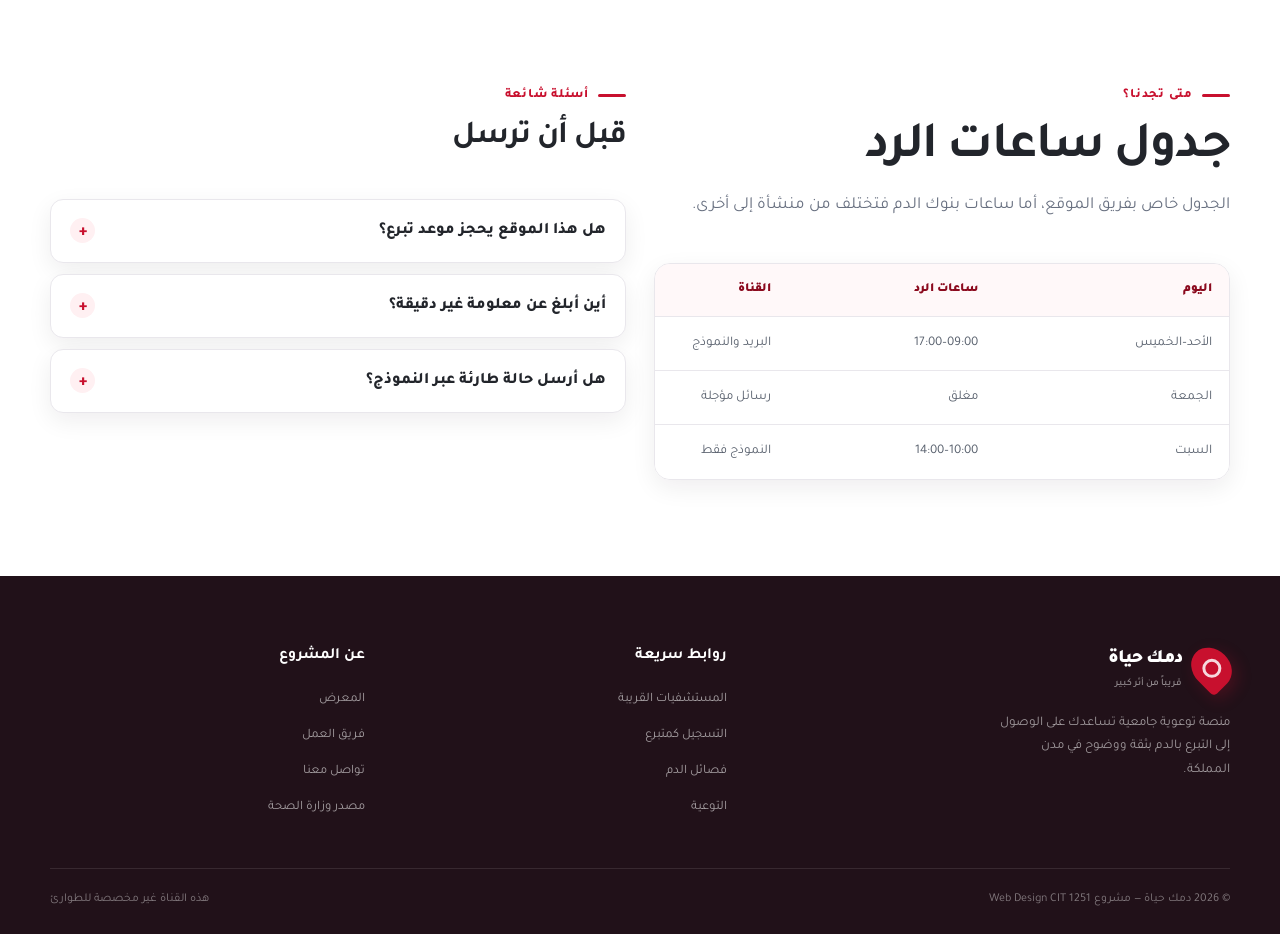
<file: Your blood is life/contact.html>
<!doctype html>
<html lang="ar" dir="rtl">
<head>
  <meta charset="UTF-8"><meta name="viewport" content="width=device-width, initial-scale=1"><meta name="description" content="تواصل مع فريق دمك حياة عبر النموذج أو بيانات الاتصال والأسئلة الشائعة."><title>تواصل معنا | دمك حياة</title><link rel="stylesheet" href="css/style.css">
  <style>
    .contact-hero { background: linear-gradient(180deg, #fff7f8 0%, #f7f7f9 100%); color: var(--ink); }
    .contact-hero .eyebrow { color: var(--red); }
    .contact-hero .section-title { color: var(--ink); }
    .contact-hero .section-lead { color: var(--muted); }
    .contact-form-card { border-top: 4px solid var(--red); }
    .contact-form-card .section-title { font-size: 2rem; }
  </style>
</head>
<body data-page="contact" class="fade-page">
  <div class="page-loader" aria-hidden="true"><span class="loader-mark"></span></div><div class="scroll-progress" aria-hidden="true"><span></span></div>
  <header class="site-header"><div class="container header-inner"><a class="brand" href="index.html" aria-label="دمك حياة - الرئيسية"><span class="brand-mark" aria-hidden="true"></span><span class="brand-name">دمك حياة<small>قريباً من أثر كبير</small></span></a><button class="nav-toggle" type="button" aria-label="فتح القائمة" aria-expanded="false"><span></span></button><nav class="site-nav" aria-label="التنقل الرئيسي"><a href="index.html" data-page="home">الرئيسية</a><a href="hospitals.html" data-page="hospitals">المستشفيات</a><a href="donate.html" data-page="donate">سجّل كمتبرع</a><a href="blood-types.html" data-page="blood-types">فصائل الدم</a><a href="awareness.html" data-page="awareness">التوعية</a><a href="gallery.html" data-page="gallery">المعرض</a><a href="about-team.html" data-page="team">فريق العمل</a><a href="contact.html" data-page="contact">تواصل معنا</a></nav><div class="header-actions"><a class="btn btn--primary btn--sm" href="donate.html">تبرع الآن <span aria-hidden="true">←</span></a></div></div></header>
  <main>
    <section class="page-banner contact-hero"><div class="container reveal"><span class="eyebrow">نحن قريبون</span><h1 class="section-title">تواصل معنا</h1><p class="section-lead">هل لديك ملاحظة على الدليل أو فكرة لتحسين التجربة؟ أرسلها، وسنقرأها بعناية.</p></div></section>
    <section class="section" aria-labelledby="contact-form-title"><div class="container grid-2 align-center"><div class="form-shell contact-form-card reveal"><div class="section-heading"><span class="section-kicker">رسالتك تهمنا</span><h2 id="contact-form-title" class="section-title">اكتب لنا</h2><p class="section-lead">هذا نموذج تواصل تجريبي لمشروع جامعي، ولا يستقبل طلبات نقل الدم أو الحالات الطبية الطارئة.</p></div><form id="contact-form" data-validate-form novalidate><div class="form-grid"><div class="field"><label for="contact-name">الاسم الكامل *</label><input id="contact-name" name="fullName" type="text" placeholder="مثال: سارة أحمد" minlength="2" maxlength="60" pattern="[\u0600-\u06FFa-zA-Z\s]{2,60}" title="اكتب الاسم بالعربية أو الإنجليزية من حرفين إلى 60 حرفاً" required><span class="error-message" aria-live="polite"></span></div><div class="field"><label for="contact-email">البريد الإلكتروني *</label><input id="contact-email" name="email" type="email" placeholder="name@example.com" required><span class="error-message" aria-live="polite"></span></div><div class="field"><label for="contact-phone">رقم الجوال</label><input id="contact-phone" name="mobile" type="tel" placeholder="05XXXXXXXX" pattern="^(05|5)[0-9]{8}$" title="استخدم رقم جوال سعودي مثل 05XXXXXXXX"><span class="error-message" aria-live="polite"></span></div><div class="field"><label for="contact-date">تاريخ التواصل المفضل</label><input id="contact-date" name="preferredDate" type="date"><span class="error-message" aria-live="polite"></span></div><div class="field field--full"><label for="contact-topic">موضوع الرسالة *</label><select id="contact-topic" name="topic" required><option value="">اختر الموضوع</option><option>اقتراح تحسين</option><option>تصحيح معلومة</option><option>استفسار عن الموقع</option><option>مشروع جامعي</option></select><span class="error-message" aria-live="polite"></span></div><div class="field field--full"><label for="contact-message">الرسالة *</label><textarea id="contact-message" name="message" placeholder="اكتب رسالتك هنا بتفصيل مختصر" minlength="10" maxlength="700" required></textarea><span class="error-message" aria-live="polite"></span></div></div><label class="form-consent"><input type="checkbox" name="agreement" required><span>أوافق على استخدام بيانات التواصل للرد على رسالتي ضمن نطاق المشروع.</span></label><span class="error-message" aria-live="polite"></span><div class="form-actions"><button class="btn btn--primary" type="submit">إرسال الرسالة <span aria-hidden="true">←</span></button><button class="btn btn--outline" type="reset">مسح</button></div><div class="success-message" role="status"><span aria-hidden="true">✓</span><div><strong>شكراً لوصول رسالتك.</strong> تم تسجيلها في هذه التجربة التوضيحية، وسنتواصل معك عبر القناة التي اخترتها.</div></div></form></div><aside class="reveal"><div class="contact-info"><div class="contact-line"><span class="contact-line-icon">⌖</span><div><strong>الموقع التعريفي</strong><span>المملكة العربية السعودية — خدمة رقمية إرشادية</span></div></div><div class="contact-line"><span class="contact-line-icon">✉</span><div><strong>البريد</strong><a href="mailto:hello@damakhayat.example">hello@damakhayat.example</a></div></div><div class="contact-line"><span class="contact-line-icon">◷</span><div><strong>ساعات الرد</strong><span>الأحد–الخميس، 09:00 صباحاً–05:00 مساءً</span></div></div></div><div class="social-links" aria-label="روابط التواصل الاجتماعي"><a class="social-link" href="https://x.com/" target="_blank" rel="noopener" aria-label="منصة إكس">𝕏</a><a class="social-link" href="https://www.instagram.com/" target="_blank" rel="noopener" aria-label="إنستغرام">◎</a><a class="social-link" href="https://www.linkedin.com/" target="_blank" rel="noopener" aria-label="لينكدإن">in</a><a class="social-link" href="mailto:hello@damakhayat.example" aria-label="البريد الإلكتروني">✉</a></div><div class="map-frame mt-3"><iframe title="خريطة توضيحية للمملكة العربية السعودية" src="https://www.google.com/maps?q=Riyadh%2C%20Saudi%20Arabia&output=embed" loading="lazy"></iframe></div></aside></div></section>
    <section class="section section--paper" aria-labelledby="hours-title"><div class="container grid-2"><div class="reveal"><div class="section-heading"><span class="section-kicker">متى تجدنا؟</span><h2 id="hours-title" class="section-title">جدول ساعات الرد</h2><p class="section-lead">الجدول خاص بفريق الموقع، أما ساعات بنوك الدم فتختلف من منشأة إلى أخرى.</p></div><div class="table-wrap"><table><thead><tr><th>اليوم</th><th>ساعات الرد</th><th>القناة</th></tr></thead><tbody><tr><td>الأحد–الخميس</td><td>09:00–17:00</td><td>البريد والنموذج</td></tr><tr><td>الجمعة</td><td>مغلق</td><td>رسائل مؤجلة</td></tr><tr><td>السبت</td><td>10:00–14:00</td><td>النموذج فقط</td></tr></tbody></table></div></div><div class="reveal"><div class="section-heading"><span class="section-kicker">أسئلة شائعة</span><h2 class="section-title" style="font-size:2rem">قبل أن ترسل</h2></div><div class="accordion-list"><article class="accordion-item"><button class="accordion-trigger" type="button" aria-expanded="false">هل هذا الموقع يحجز موعد تبرع؟</button><div class="accordion-content"><div><p>لا، الموقع مشروع توعوي ودليل إرشادي. استخدم رابط الجهة الرسمية أو التطبيق الذي يحدده المركز.</p></div></div></article><article class="accordion-item"><button class="accordion-trigger" type="button" aria-expanded="false">أين أبلغ عن معلومة غير دقيقة؟</button><div class="accordion-content"><div><p>أرسل اسم الصفحة والجزء المقصود عبر النموذج، وسنراجع النص قبل تحديثه.</p></div></div></article><article class="accordion-item"><button class="accordion-trigger" type="button" aria-expanded="false">هل أرسل حالة طارئة عبر النموذج؟</button><div class="accordion-content"><div><p>لا. في الحالات الطارئة اتصل بخدمات الطوارئ أو توجّه إلى أقرب منشأة صحية فوراً.</p></div></div></article></div></div></div></section>
  </main>
  <footer class="footer"><div class="container footer-grid"><div><a class="brand" href="index.html"><span class="brand-mark" aria-hidden="true"></span><span class="brand-name">دمك حياة<small>قريباً من أثر كبير</small></span></a><p class="footer-copy">منصة توعوية جامعية تساعدك على الوصول إلى التبرع بالدم بثقة ووضوح في مدن المملكة.</p></div><div><h3>روابط سريعة</h3><ul class="footer-links"><li><a href="hospitals.html">المستشفيات القريبة</a></li><li><a href="donate.html">التسجيل كمتبرع</a></li><li><a href="blood-types.html">فصائل الدم</a></li><li><a href="awareness.html">التوعية</a></li></ul></div><div><h3>عن المشروع</h3><ul class="footer-links"><li><a href="gallery.html">المعرض</a></li><li><a href="about-team.html">فريق العمل</a></li><li><a href="contact.html">تواصل معنا</a></li><li><a href="https://www.moh.gov.sa/en/healthawareness/educationalcontent/publichealth/pages/017.aspx" target="_blank" rel="noopener">مصدر وزارة الصحة</a></li></ul></div></div><div class="container footer-bottom"><span>© 2026 دمك حياة — مشروع Web Design CIT 1251</span><span>هذه القناة غير مخصصة للطوارئ</span></div></footer>
  <button class="to-top" type="button" aria-label="العودة إلى أعلى الصفحة">↑</button><script src="js/main.js" defer></script><script src="js/form.js" defer></script>
</body>
</html>
</file>
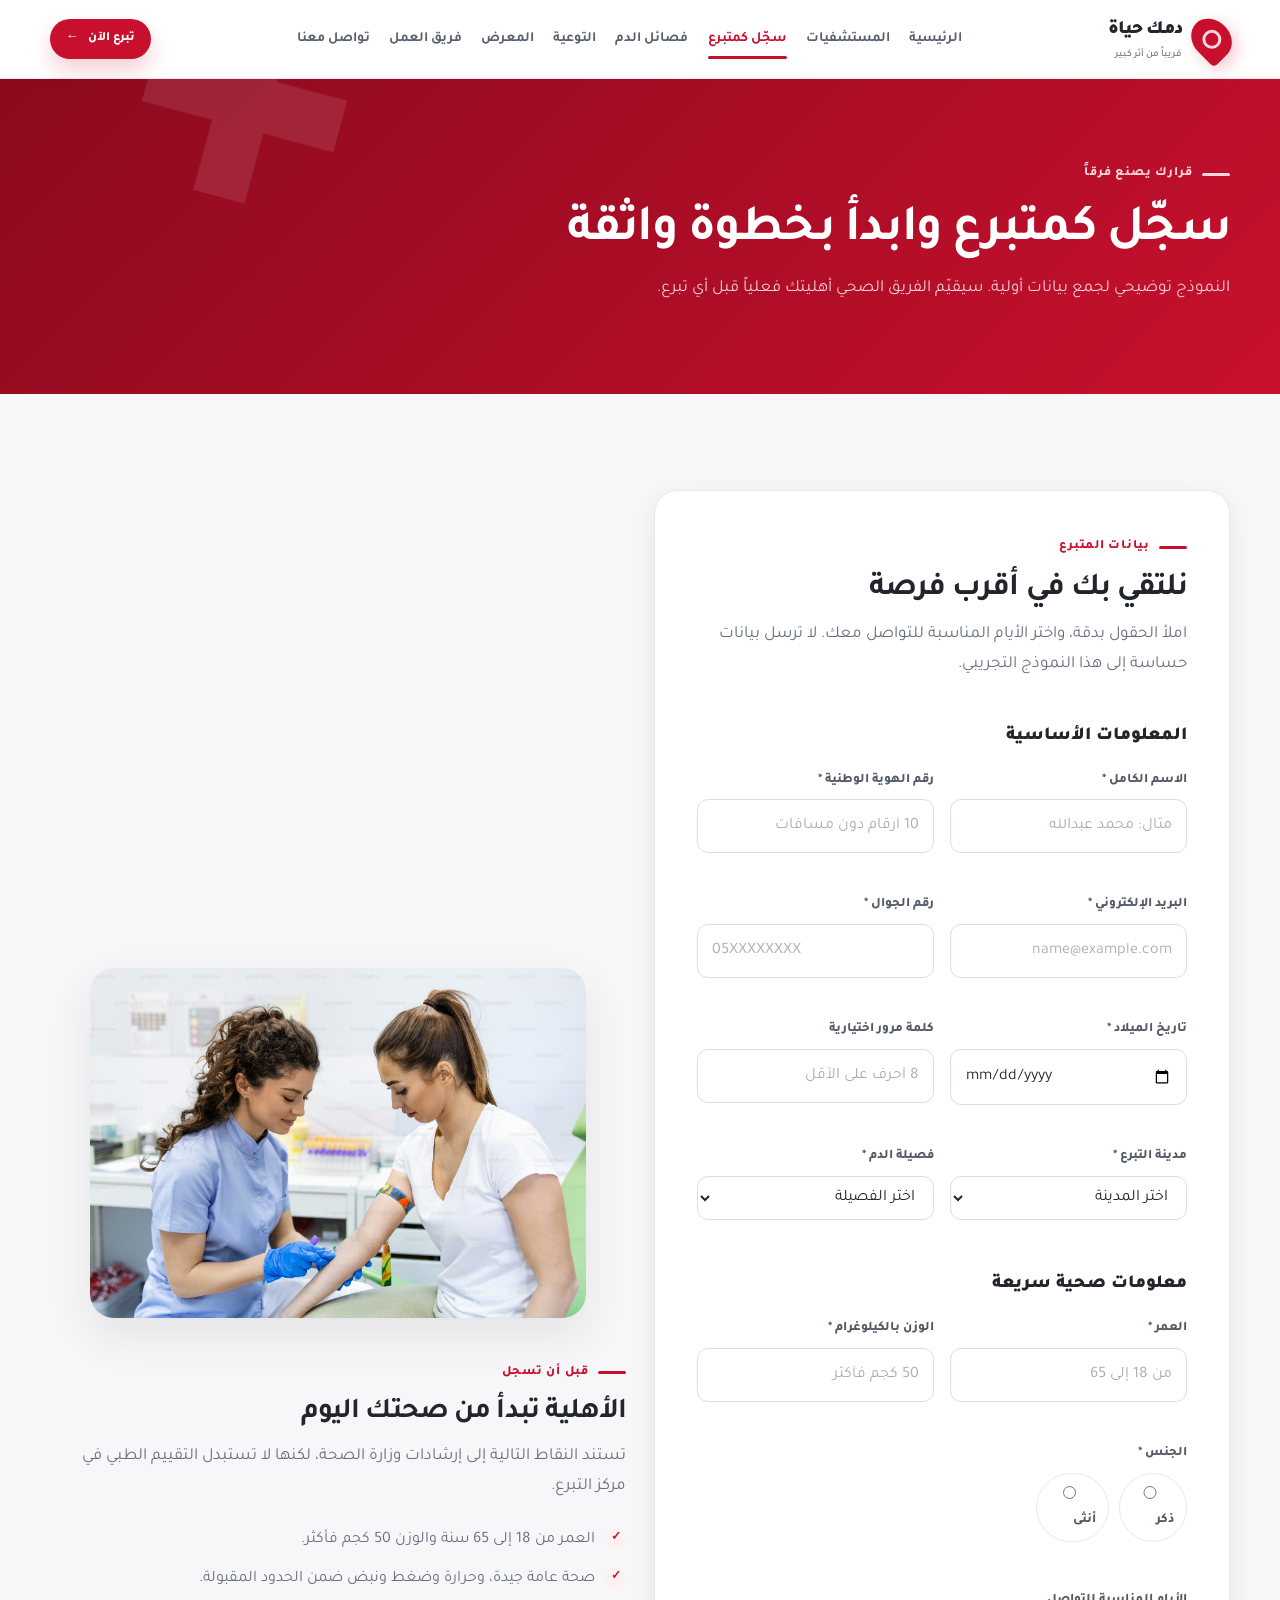
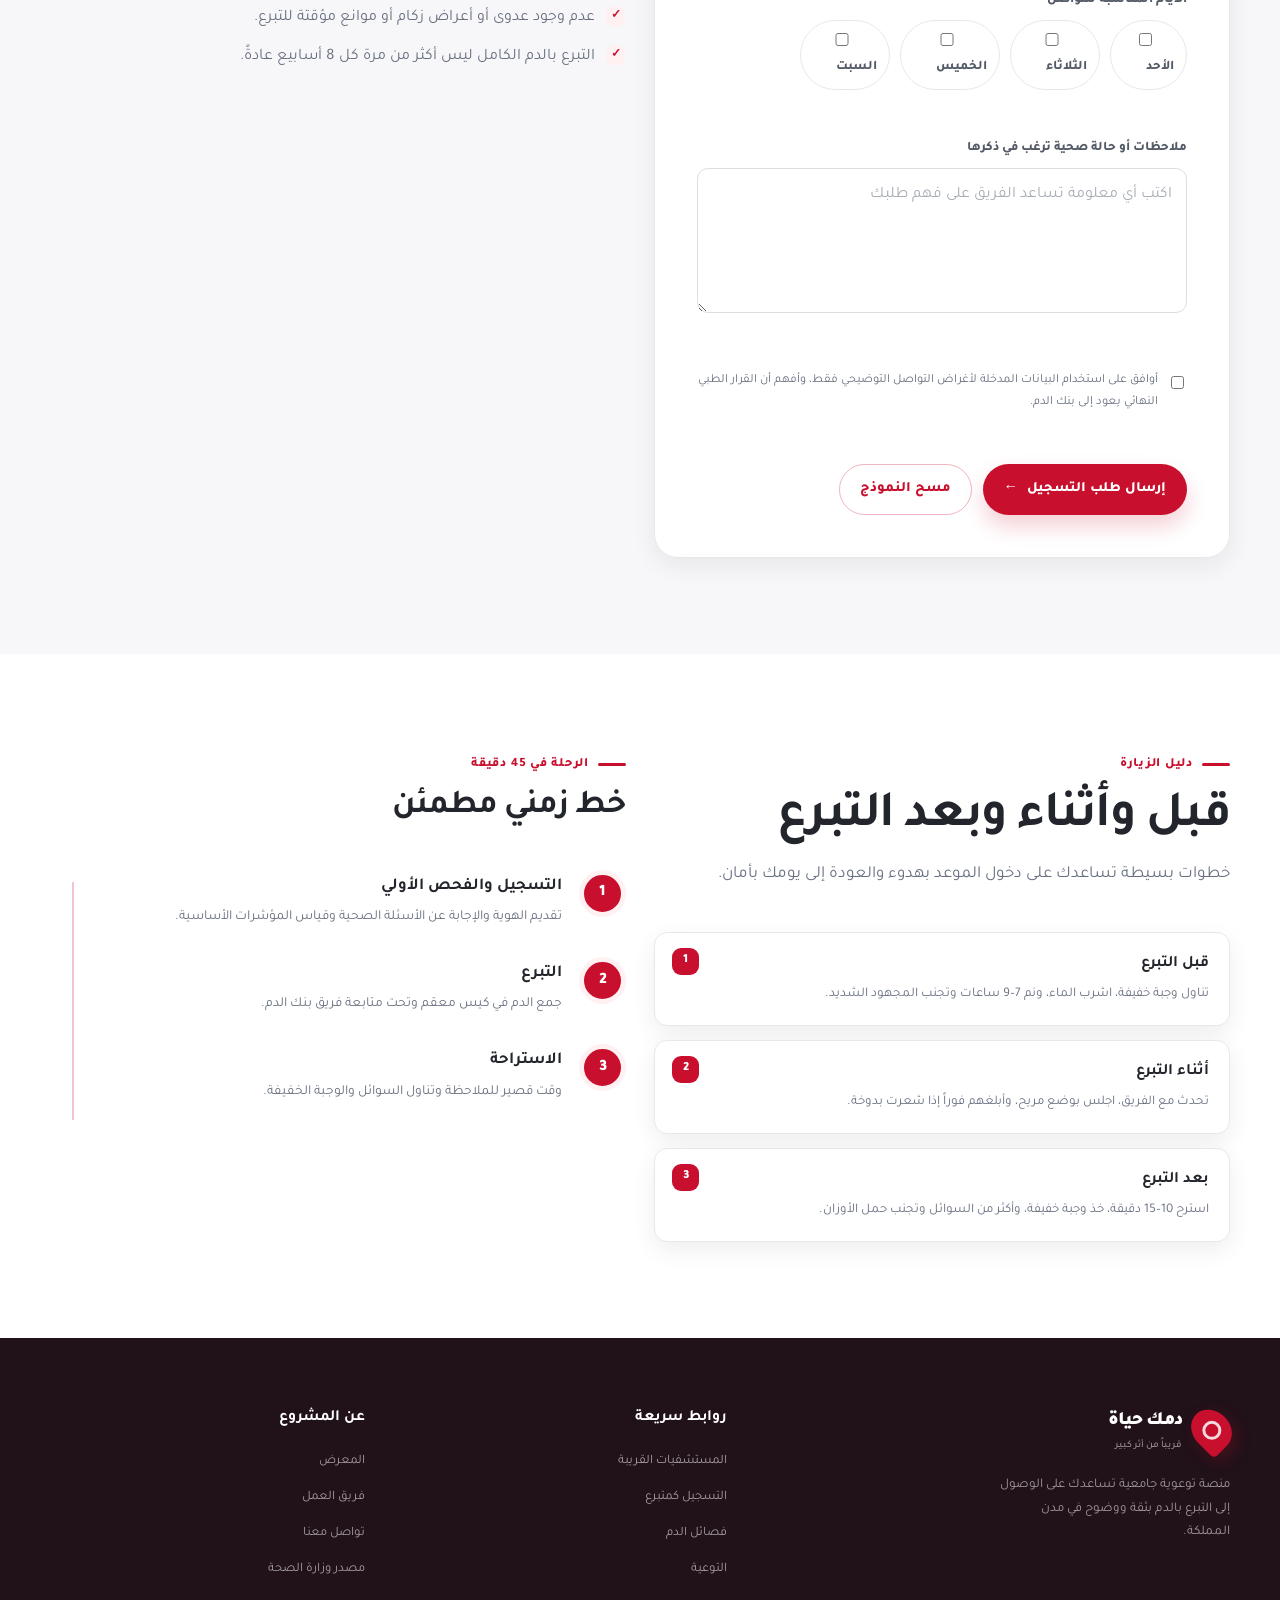
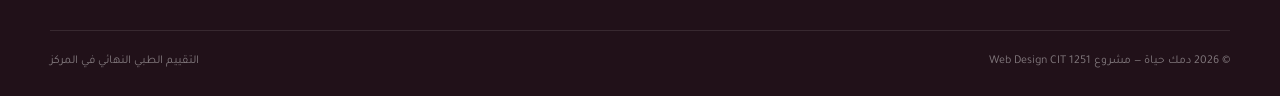
<file: Your blood is life/donate.html>
<!doctype html>
<html lang="ar" dir="rtl">
<head>
  <meta charset="UTF-8"><meta name="viewport" content="width=device-width, initial-scale=1"><meta name="description" content="سجّل بياناتك كمتبرع بالدم وتعرّف إلى شروط الأهلية وخطوات التبرع."><title>سجّل كمتبرع | دمك حياة</title><link rel="stylesheet" href="css/style.css">
</head>
<body data-page="donate" class="fade-page">
  <div class="page-loader" aria-hidden="true"><span class="loader-mark"></span></div><div class="scroll-progress" aria-hidden="true"><span></span></div>
  <header class="site-header"><div class="container header-inner"><a class="brand" href="index.html" aria-label="دمك حياة - الرئيسية"><span class="brand-mark" aria-hidden="true"></span><span class="brand-name">دمك حياة<small>قريباً من أثر كبير</small></span></a><button class="nav-toggle" type="button" aria-label="فتح القائمة" aria-expanded="false"><span></span></button><nav class="site-nav" aria-label="التنقل الرئيسي"><a href="index.html" data-page="home">الرئيسية</a><a href="hospitals.html" data-page="hospitals">المستشفيات</a><a href="donate.html" data-page="donate">سجّل كمتبرع</a><a href="blood-types.html" data-page="blood-types">فصائل الدم</a><a href="awareness.html" data-page="awareness">التوعية</a><a href="gallery.html" data-page="gallery">المعرض</a><a href="about-team.html" data-page="team">فريق العمل</a><a href="contact.html" data-page="contact">تواصل معنا</a></nav><div class="header-actions"><a class="btn btn--primary btn--sm" href="donate.html">تبرع الآن <span aria-hidden="true">←</span></a></div></div></header>
  <main>
    <section class="page-banner"><div class="container reveal"><span class="eyebrow" style="color:#ffd6dc">قرارك يصنع فرقاً</span><h1 class="section-title">سجّل كمتبرع وابدأ بخطوة واثقة</h1><p class="section-lead">النموذج توضيحي لجمع بيانات أولية. سيقيّم الفريق الصحي أهليتك فعلياً قبل أي تبرع.</p></div></section>
    <section class="section" aria-labelledby="donor-form-title"><div class="container grid-2 align-center"><div class="form-shell reveal"><div class="section-heading"><span class="section-kicker">بيانات المتبرع</span><h2 id="donor-form-title" class="section-title" style="font-size:2rem">نلتقي بك في أقرب فرصة</h2><p class="section-lead">املأ الحقول بدقة، واختر الأيام المناسبة للتواصل معك. لا ترسل بيانات حساسة إلى هذا النموذج التجريبي.</p></div>
      <form id="donor-form" data-validate-form novalidate>
        <fieldset><legend>المعلومات الأساسية</legend><div class="form-grid">
          <div class="field"><label for="fullName">الاسم الكامل *</label><input id="fullName" name="fullName" type="text" placeholder="مثال: محمد عبدالله" minlength="2" maxlength="60" pattern="[\u0600-\u06FFa-zA-Z\s]{2,60}" title="اكتب الاسم بالعربية أو الإنجليزية من حرفين إلى 60 حرفاً" required><span class="error-message" aria-live="polite"></span></div>
          <div class="field"><label for="nationalId">رقم الهوية الوطنية *</label><input id="nationalId" name="nationalId" type="text" placeholder="10 أرقام دون مسافات" inputmode="numeric" pattern="[0-9]{10}" title="يجب أن يتكون رقم الهوية من 10 أرقام" required><span class="error-message" aria-live="polite"></span></div>
          <div class="field"><label for="email">البريد الإلكتروني *</label><input id="email" name="email" type="email" placeholder="name@example.com" maxlength="90" required><span class="error-message" aria-live="polite"></span></div>
          <div class="field"><label for="mobile">رقم الجوال *</label><input id="mobile" name="mobile" type="tel" placeholder="05XXXXXXXX" inputmode="tel" pattern="^(05|5)[0-9]{8}$" title="استخدم رقم جوال سعودي مثل 05XXXXXXXX" required><span class="error-message" aria-live="polite"></span></div>
          <div class="field"><label for="birthDate">تاريخ الميلاد *</label><input id="birthDate" name="birthDate" type="date" required><span class="error-message" aria-live="polite"></span></div>
          <div class="field"><label for="password">كلمة مرور اختيارية</label><input id="password" name="password" type="password" placeholder="8 أحرف على الأقل" minlength="8" maxlength="32" autocomplete="new-password"><span class="error-message" aria-live="polite"></span></div>
          <div class="field"><label for="city">مدينة التبرع *</label><select id="city" name="city" required><option value="">اختر المدينة</option><option>الرياض</option><option>جدة</option><option>مكة المكرمة</option><option>المدينة المنورة</option><option>الدمام</option><option>الخبر</option><option>أبها</option><option>بريدة</option></select><span class="error-message" aria-live="polite"></span></div>
          <div class="field"><label for="bloodType">فصيلة الدم *</label><select id="bloodType" name="bloodType" required><option value="">اختر الفصيلة</option><option>A+</option><option>A-</option><option>B+</option><option>B-</option><option>AB+</option><option>AB-</option><option>O+</option><option>O-</option></select><span class="error-message" aria-live="polite"></span></div>
        </div></fieldset>
        <fieldset class="mt-3"><legend>معلومات صحية سريعة</legend><div class="form-grid"><div class="field"><label for="age">العمر *</label><input id="age" name="age" type="number" placeholder="من 18 إلى 65" min="18" max="65" required><span class="error-message" aria-live="polite"></span></div><div class="field"><label for="weight">الوزن بالكيلوغرام *</label><input id="weight" name="weight" type="number" placeholder="50 كجم فأكثر" min="50" max="250" required><span class="error-message" aria-live="polite"></span></div><div class="field field--full"><label>الجنس *</label><div class="choice-row"><label class="choice"><input type="radio" name="gender" value="ذكر" required> ذكر</label><label class="choice"><input type="radio" name="gender" value="أنثى"> أنثى</label></div><span class="error-message" aria-live="polite"></span></div><div class="field field--full"><label>الأيام المناسبة للتواصل</label><div class="choice-row"><label class="choice"><input type="checkbox" name="days" value="الأحد"> الأحد</label><label class="choice"><input type="checkbox" name="days" value="الثلاثاء"> الثلاثاء</label><label class="choice"><input type="checkbox" name="days" value="الخميس"> الخميس</label><label class="choice"><input type="checkbox" name="days" value="السبت"> السبت</label></div><span class="error-message" aria-live="polite"></span></div><div class="field field--full"><label for="notes">ملاحظات أو حالة صحية ترغب في ذكرها</label><textarea id="notes" name="notes" placeholder="اكتب أي معلومة تساعد الفريق على فهم طلبك" maxlength="500"></textarea><span class="error-message" aria-live="polite"></span></div></div></fieldset>
        <label class="form-consent"><input type="checkbox" name="agreement" required><span>أوافق على استخدام البيانات المدخلة لأغراض التواصل التوضيحي فقط، وأفهم أن القرار الطبي النهائي يعود إلى بنك الدم.</span></label><span class="error-message" aria-live="polite"></span>
        <div class="form-actions"><button class="btn btn--primary" type="submit">إرسال طلب التسجيل <span aria-hidden="true">←</span></button><button class="btn btn--outline" type="reset">مسح النموذج</button></div>
        <div class="success-message" role="status"><span aria-hidden="true">✓</span><div><strong>وصلت رسالتك بنجاح.</strong> هذه نسخة تجريبية من النموذج، وسيظهر لك فريق التواصل الخطوة التالية بعد مراجعة بياناتك.</div></div>
      </form>
    </div><aside class="reveal"><figure class="split-visual"><img src="images/donor-chair.jpg" alt="متبرع يستعد لإتمام التبرع بالدم" loading="lazy"></figure><div class="card-body" style="padding-inline:0"><span class="section-kicker">قبل أن تسجل</span><h2 class="section-title" style="font-size:1.8rem">الأهلية تبدأ من صحتك اليوم</h2><p class="section-lead">تستند النقاط التالية إلى إرشادات وزارة الصحة، لكنها لا تستبدل التقييم الطبي في مركز التبرع.</p><ul class="bullet-list"><li>العمر من 18 إلى 65 سنة والوزن 50 كجم فأكثر.</li><li>صحة عامة جيدة، وحرارة وضغط ونبض ضمن الحدود المقبولة.</li><li>عدم وجود عدوى أو أعراض زكام أو موانع مؤقتة للتبرع.</li><li>التبرع بالدم الكامل ليس أكثر من مرة كل 8 أسابيع عادةً.</li></ul></div></aside></div></section>
    <section class="section section--paper" aria-labelledby="before-title"><div class="container grid-2"><div class="reveal"><div class="section-heading"><span class="section-kicker">دليل الزيارة</span><h2 id="before-title" class="section-title">قبل وأثناء وبعد التبرع</h2><p class="section-lead">خطوات بسيطة تساعدك على دخول الموعد بهدوء والعودة إلى يومك بأمان.</p></div><ol class="info-list"><li><strong>قبل التبرع</strong><span>تناول وجبة خفيفة، اشرب الماء، ونم 7–9 ساعات وتجنب المجهود الشديد.</span></li><li><strong>أثناء التبرع</strong><span>تحدث مع الفريق، اجلس بوضع مريح، وأبلغهم فوراً إذا شعرت بدوخة.</span></li><li><strong>بعد التبرع</strong><span>استرح 10–15 دقيقة، خذ وجبة خفيفة، وأكثر من السوائل وتجنب حمل الأوزان.</span></li></ol></div><div class="reveal"><div class="section-heading"><span class="section-kicker">الرحلة في 45 دقيقة</span><h2 class="section-title" style="font-size:2.1rem">خط زمني مطمئن</h2></div><div class="timeline"><div class="timeline-item"><span class="timeline-number">1</span><div><h3>التسجيل والفحص الأولي</h3><p>تقديم الهوية والإجابة عن الأسئلة الصحية وقياس المؤشرات الأساسية.</p></div></div><div class="timeline-item"><span class="timeline-number">2</span><div><h3>التبرع</h3><p>جمع الدم في كيس معقم وتحت متابعة فريق بنك الدم.</p></div></div><div class="timeline-item"><span class="timeline-number">3</span><div><h3>الاستراحة</h3><p>وقت قصير للملاحظة وتناول السوائل والوجبة الخفيفة.</p></div></div></div></div></div></section>
  </main>
  <footer class="footer"><div class="container footer-grid"><div><a class="brand" href="index.html"><span class="brand-mark" aria-hidden="true"></span><span class="brand-name">دمك حياة<small>قريباً من أثر كبير</small></span></a><p class="footer-copy">منصة توعوية جامعية تساعدك على الوصول إلى التبرع بالدم بثقة ووضوح في مدن المملكة.</p></div><div><h3>روابط سريعة</h3><ul class="footer-links"><li><a href="hospitals.html">المستشفيات القريبة</a></li><li><a href="donate.html">التسجيل كمتبرع</a></li><li><a href="blood-types.html">فصائل الدم</a></li><li><a href="awareness.html">التوعية</a></li></ul></div><div><h3>عن المشروع</h3><ul class="footer-links"><li><a href="gallery.html">المعرض</a></li><li><a href="about-team.html">فريق العمل</a></li><li><a href="contact.html">تواصل معنا</a></li><li><a href="https://www.moh.gov.sa/en/healthawareness/educationalcontent/publichealth/pages/017.aspx" target="_blank" rel="noopener">مصدر وزارة الصحة</a></li></ul></div></div><div class="container footer-bottom"><span>© 2026 دمك حياة — مشروع Web Design CIT 1251</span><span>التقييم الطبي النهائي في المركز</span></div></footer>
  <button class="to-top" type="button" aria-label="العودة إلى أعلى الصفحة">↑</button><script src="js/main.js" defer></script><script src="js/form.js" defer></script>
</body>
</html>
</file>
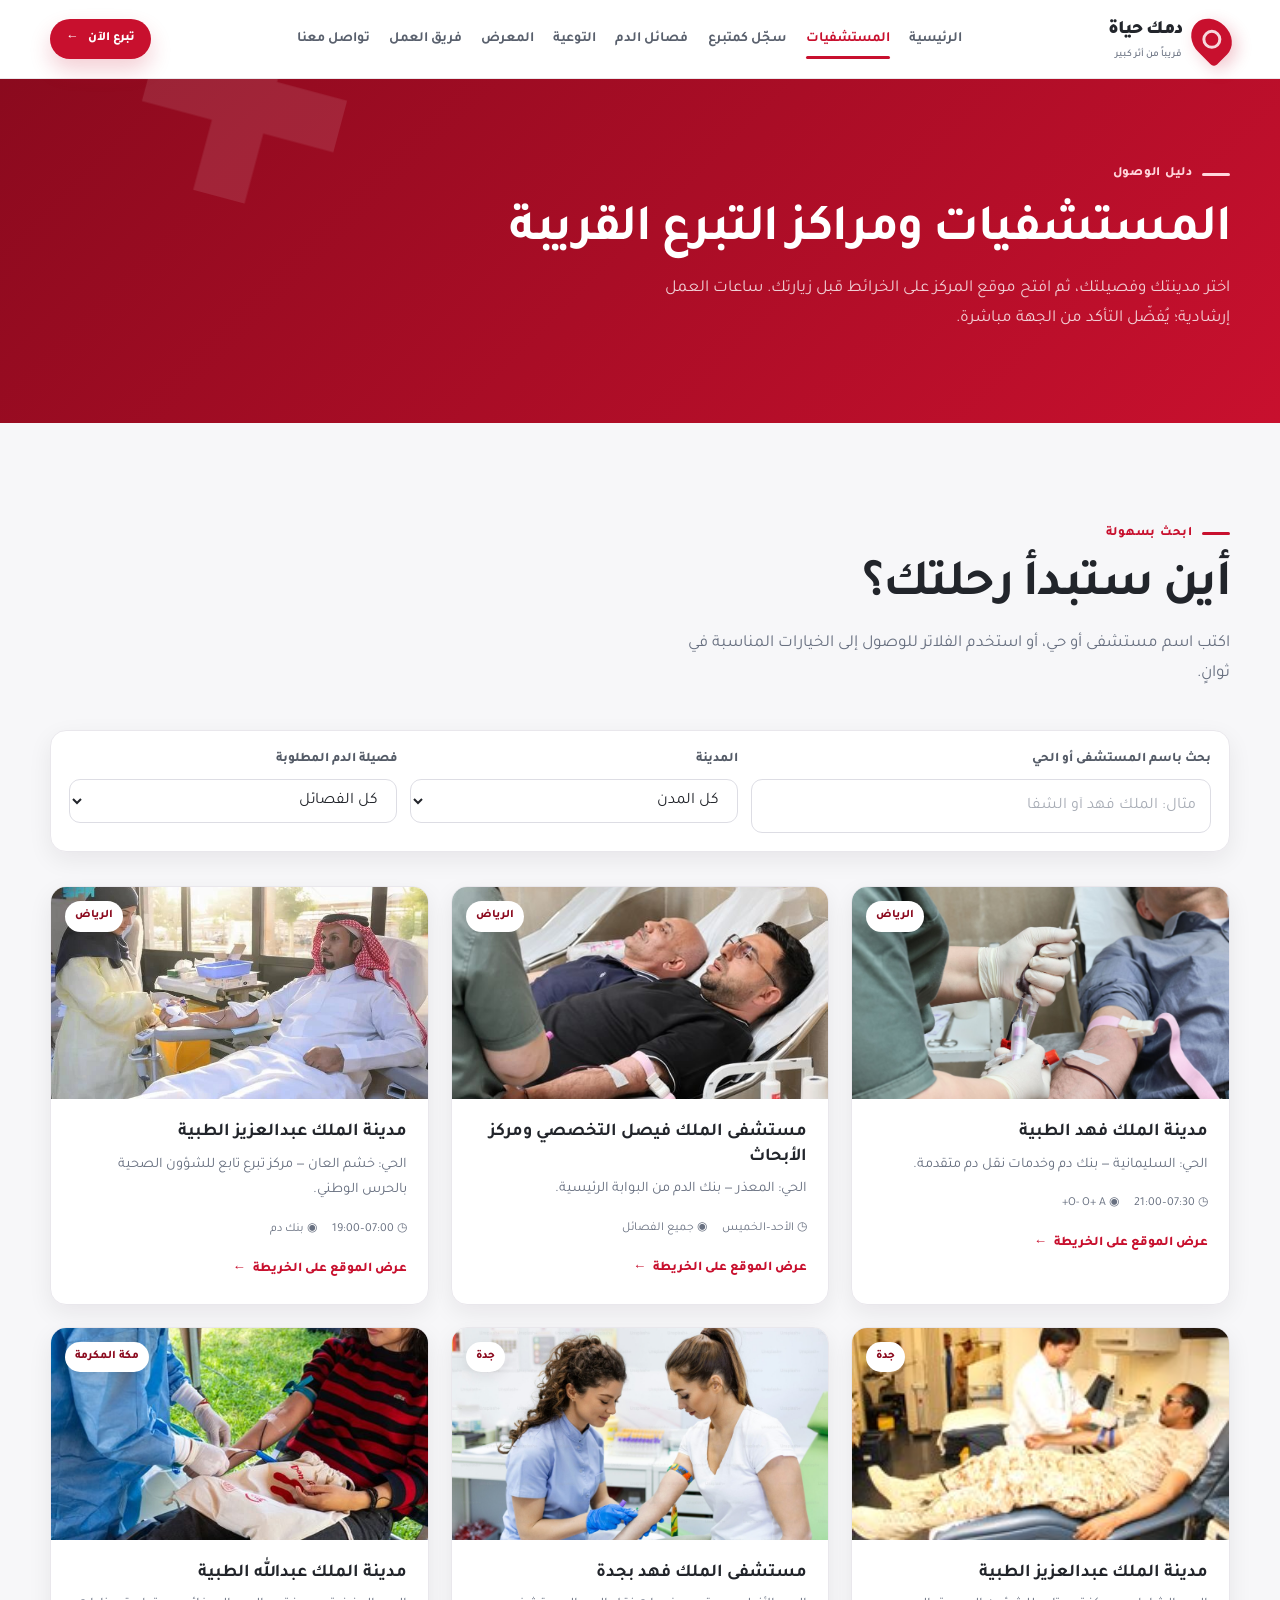
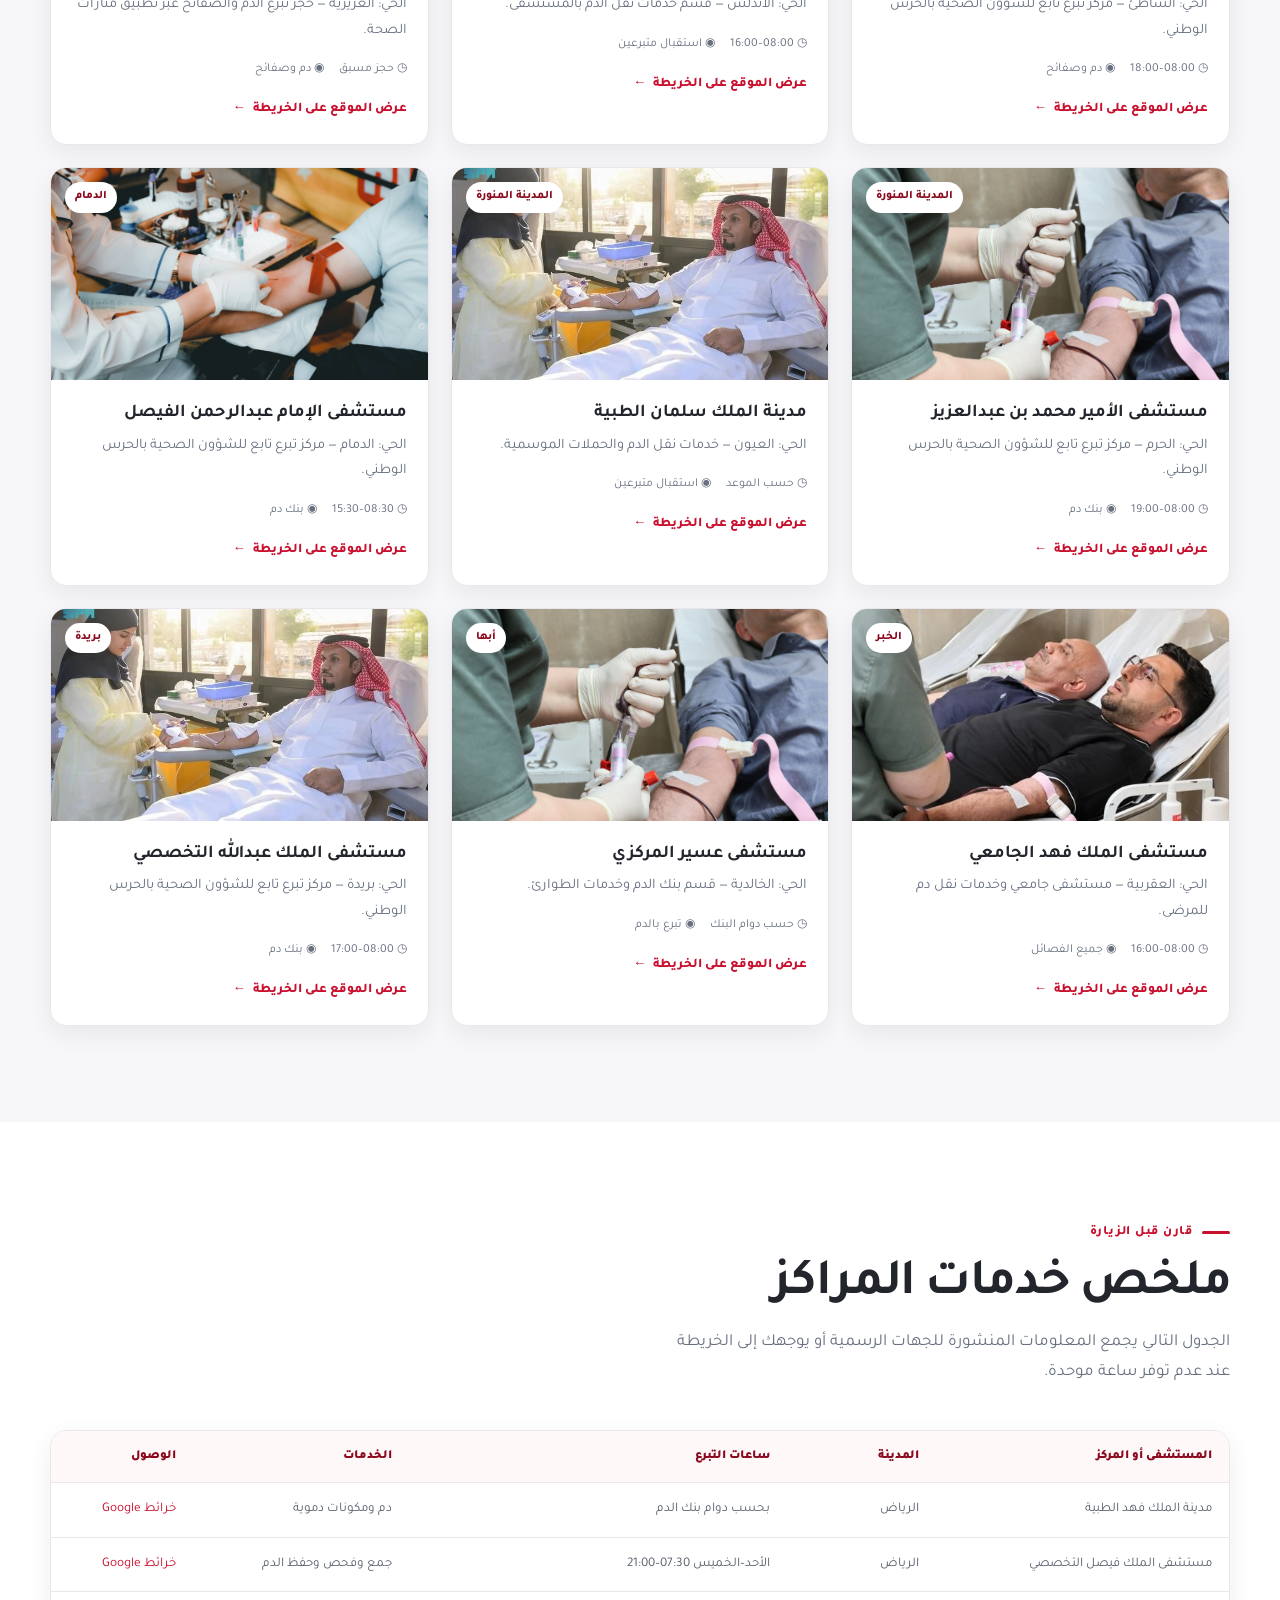
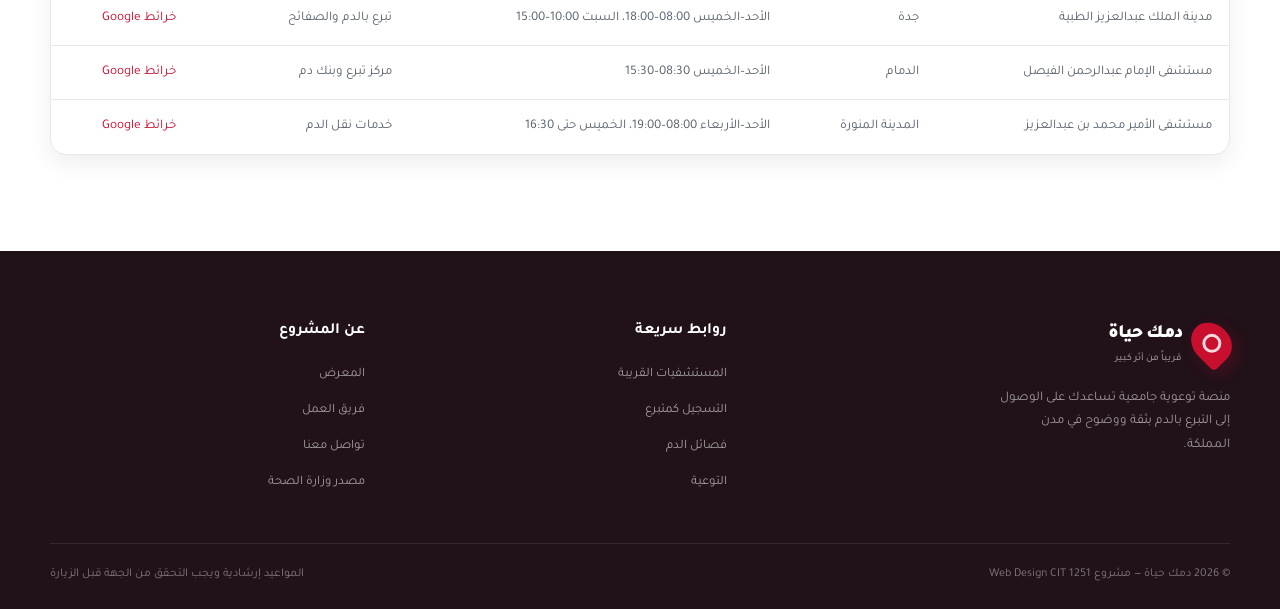
<file: Your blood is life/hospitals.html>
<!doctype html>
<html lang="ar" dir="rtl">
<head>
  <meta charset="UTF-8">
  <meta name="viewport" content="width=device-width, initial-scale=1">
  <meta name="description" content="ابحث عن مستشفيات ومراكز التبرع بالدم في الرياض وجدة ومكة والمدينة والدمام والخبر وأبها وبريدة.">
  <title>المستشفيات القريبة | دمك حياة</title>
  <link rel="stylesheet" href="css/style.css">
</head>
<body data-page="hospitals" class="fade-page">
  <div class="page-loader" aria-hidden="true"><span class="loader-mark"></span></div><div class="scroll-progress" aria-hidden="true"><span></span></div>
  <header class="site-header"><div class="container header-inner"><a class="brand" href="index.html" aria-label="دمك حياة - الرئيسية"><span class="brand-mark" aria-hidden="true"></span><span class="brand-name">دمك حياة<small>قريباً من أثر كبير</small></span></a><button class="nav-toggle" type="button" aria-label="فتح القائمة" aria-expanded="false"><span></span></button><nav class="site-nav" aria-label="التنقل الرئيسي"><a href="index.html" data-page="home">الرئيسية</a><a href="hospitals.html" data-page="hospitals">المستشفيات</a><a href="donate.html" data-page="donate">سجّل كمتبرع</a><a href="blood-types.html" data-page="blood-types">فصائل الدم</a><a href="awareness.html" data-page="awareness">التوعية</a><a href="gallery.html" data-page="gallery">المعرض</a><a href="about-team.html" data-page="team">فريق العمل</a><a href="contact.html" data-page="contact">تواصل معنا</a></nav><div class="header-actions"><a class="btn btn--primary btn--sm" href="donate.html">تبرع الآن <span aria-hidden="true">←</span></a></div></div></header>
  <main>
    <section class="page-banner"><div class="container reveal"><span class="eyebrow" style="color:#ffd6dc">دليل الوصول</span><h1 class="section-title">المستشفيات ومراكز التبرع القريبة</h1><p class="section-lead">اختر مدينتك وفصيلتك، ثم افتح موقع المركز على الخرائط قبل زيارتك. ساعات العمل إرشادية؛ يُفضّل التأكد من الجهة مباشرة.</p></div></section>
    <section class="section" aria-labelledby="directory-title"><div class="container"><div class="section-heading reveal"><span class="section-kicker">ابحث بسهولة</span><h2 id="directory-title" class="section-title">أين ستبدأ رحلتك؟</h2><p class="section-lead">اكتب اسم مستشفى أو حي، أو استخدم الفلاتر للوصول إلى الخيارات المناسبة في ثوانٍ.</p></div>
      <div class="filters reveal"><div class="field"><label for="hospital-search">بحث باسم المستشفى أو الحي</label><input id="hospital-search" type="search" placeholder="مثال: الملك فهد أو الشفا" aria-label="بحث المستشفيات"></div><div class="field"><label for="city-filter">المدينة</label><select id="city-filter"><option value="all">كل المدن</option><option value="الرياض">الرياض</option><option value="جدة">جدة</option><option value="مكة المكرمة">مكة المكرمة</option><option value="المدينة المنورة">المدينة المنورة</option><option value="الدمام">الدمام</option><option value="الخبر">الخبر</option><option value="أبها">أبها</option><option value="بريدة">بريدة</option></select></div><div class="field"><label for="type-filter">فصيلة الدم المطلوبة</label><select id="type-filter"><option value="all">كل الفصائل</option><option value="O-">O-</option><option value="O+">O+</option><option value="A-">A-</option><option value="A+">A+</option><option value="B-">B-</option><option value="B+">B+</option><option value="AB-">AB-</option><option value="AB+">AB+</option></select></div></div>
      <div id="hospital-empty" class="card hidden" style="padding:28px;text-align:center;margin-bottom:25px"><h3>لم نجد نتيجة مطابقة</h3><p>جرّب مدينة أخرى أو اكتب اسماً أقصر في البحث.</p></div>
      <div class="grid-3">
        <article class="card hospital-card reveal" data-hospital-card data-city="الرياض" data-types="O-,O+,A+,A-,B+,B-"><div class="hospital-card-image"><img src="images/medical-staff.jpg" alt="مستشفى ومختصون طبيون في الرياض" loading="lazy"><span class="badge">الرياض</span></div><div class="card-body"><h3>مدينة الملك فهد الطبية</h3><p>الحي: السليمانية — بنك دم وخدمات نقل دم متقدمة.</p><div class="meta-row"><span>◷ 07:30–21:00</span><span>◉ O- O+ A+</span></div><a class="card-link" href="https://www.google.com/maps/search/?api=1&query=King+Fahad+Medical+City+Riyadh" target="_blank" rel="noopener">عرض الموقع على الخريطة</a></div></article>
        <article class="card hospital-card reveal" data-hospital-card data-city="الرياض" data-types="A+,A-,B+,B-,O+,O-,AB+,AB-"><div class="hospital-card-image"><img src="images/blood-bag.jpg" alt="كيس دم داخل منشأة صحية" loading="lazy"><span class="badge">الرياض</span></div><div class="card-body"><h3>مستشفى الملك فيصل التخصصي ومركز الأبحاث</h3><p>الحي: المعذر — بنك الدم من البوابة الرئيسية.</p><div class="meta-row"><span>◷ الأحد–الخميس</span><span>◉ جميع الفصائل</span></div><a class="card-link" href="https://www.google.com/maps/search/?api=1&query=King+Faisal+Specialist+Hospital+Riyadh" target="_blank" rel="noopener">عرض الموقع على الخريطة</a></div></article>
        <article class="card hospital-card reveal" data-hospital-card data-city="الرياض" data-types="O-,O+,A+,B+"><div class="hospital-card-image"><img src="images/saudi-campaign.jpg" alt="حملة تبرع بالدم في الرياض" loading="lazy"><span class="badge">الرياض</span></div><div class="card-body"><h3>مدينة الملك عبدالعزيز الطبية</h3><p>الحي: خشم العان — مركز تبرع تابع للشؤون الصحية بالحرس الوطني.</p><div class="meta-row"><span>◷ 07:00–19:00</span><span>◉ بنك دم</span></div><a class="card-link" href="https://maps.app.goo.gl/6Wq6pV5vjrYRxdG19" target="_blank" rel="noopener">عرض الموقع على الخريطة</a></div></article>
        <article class="card hospital-card reveal" data-hospital-card data-city="جدة" data-types="O-,O+,A+,A-,B+,B-"><div class="hospital-card-image"><img src="images/mobile-blood-unit.jpg" alt="مركبة متنقلة للتبرع بالدم" loading="lazy"><span class="badge">جدة</span></div><div class="card-body"><h3>مدينة الملك عبدالعزيز الطبية</h3><p>الحي: الشاطئ — مركز تبرع تابع للشؤون الصحية بالحرس الوطني.</p><div class="meta-row"><span>◷ 08:00–18:00</span><span>◉ دم وصفائح</span></div><a class="card-link" href="https://maps.app.goo.gl/FXuASQhg2q2Ktvre9" target="_blank" rel="noopener">عرض الموقع على الخريطة</a></div></article>
        <article class="card hospital-card reveal" data-hospital-card data-city="جدة" data-types="O+,O-,A+,B+,AB+"><div class="hospital-card-image"><img src="images/donor-chair.jpg" alt="متبرع يجلس على كرسي التبرع في جدة" loading="lazy"><span class="badge">جدة</span></div><div class="card-body"><h3>مستشفى الملك فهد بجدة</h3><p>الحي: الأندلس — قسم خدمات نقل الدم بالمستشفى.</p><div class="meta-row"><span>◷ 08:00–16:00</span><span>◉ استقبال متبرعين</span></div><a class="card-link" href="https://www.google.com/maps/search/?api=1&query=King+Fahad+Hospital+Jeddah" target="_blank" rel="noopener">عرض الموقع على الخريطة</a></div></article>
        <article class="card hospital-card reveal" data-hospital-card data-city="مكة المكرمة" data-types="O-,O+,A+,A-,B+,B-,AB+,AB-"><div class="hospital-card-image"><img src="images/campaign-mobile.jpg" alt="حملة تبرع بالدم في مكة المكرمة" loading="lazy"><span class="badge">مكة المكرمة</span></div><div class="card-body"><h3>مدينة الملك عبدالله الطبية</h3><p>الحي: العزيزية — حجز تبرع الدم والصفائح عبر تطبيق منارات الصحة.</p><div class="meta-row"><span>◷ حجز مسبق</span><span>◉ دم وصفائح</span></div><a class="card-link" href="https://www.google.com/maps/search/?api=1&query=King+Abdullah+Medical+City+Makkah" target="_blank" rel="noopener">عرض الموقع على الخريطة</a></div></article>
        <article class="card hospital-card reveal" data-hospital-card data-city="المدينة المنورة" data-types="O-,O+,A+,B+,AB+"><div class="hospital-card-image"><img src="images/medical-staff.jpg" alt="طاقم طبي في مركز بالمدينة المنورة" loading="lazy"><span class="badge">المدينة المنورة</span></div><div class="card-body"><h3>مستشفى الأمير محمد بن عبدالعزيز</h3><p>الحي: الحرم — مركز تبرع تابع للشؤون الصحية بالحرس الوطني.</p><div class="meta-row"><span>◷ 08:00–19:00</span><span>◉ بنك دم</span></div><a class="card-link" href="https://maps.app.goo.gl/vM3Kqd9ygvwA1RTa8" target="_blank" rel="noopener">عرض الموقع على الخريطة</a></div></article>
        <article class="card hospital-card reveal" data-hospital-card data-city="المدينة المنورة" data-types="O-,O+,A+,A-,B+,B-"><div class="hospital-card-image"><img src="images/saudi-campaign.jpg" alt="حملة توعوية للتبرع في المدينة المنورة" loading="lazy"><span class="badge">المدينة المنورة</span></div><div class="card-body"><h3>مدينة الملك سلمان الطبية</h3><p>الحي: العيون — خدمات نقل الدم والحملات الموسمية.</p><div class="meta-row"><span>◷ حسب الموعد</span><span>◉ استقبال متبرعين</span></div><a class="card-link" href="https://www.google.com/maps/search/?api=1&query=King+Salman+Medical+City+Madinah" target="_blank" rel="noopener">عرض الموقع على الخريطة</a></div></article>
        <article class="card hospital-card reveal" data-hospital-card data-city="الدمام" data-types="O-,O+,A+,B+,AB+"><div class="hospital-card-image"><img src="images/donor-team.jpg" alt="فريق تبرع بالدم في الدمام" loading="lazy"><span class="badge">الدمام</span></div><div class="card-body"><h3>مستشفى الإمام عبدالرحمن الفيصل</h3><p>الحي: الدمام — مركز تبرع تابع للشؤون الصحية بالحرس الوطني.</p><div class="meta-row"><span>◷ 08:30–15:30</span><span>◉ بنك دم</span></div><a class="card-link" href="https://maps.app.goo.gl/4zjKMNQdnFAgVfkQ6" target="_blank" rel="noopener">عرض الموقع على الخريطة</a></div></article>
        <article class="card hospital-card reveal" data-hospital-card data-city="الخبر" data-types="O-,O+,A+,A-,B+,B-,AB+,AB-"><div class="hospital-card-image"><img src="images/blood-bag.jpg" alt="خدمة نقل الدم في مستشفى جامعي بالخبر" loading="lazy"><span class="badge">الخبر</span></div><div class="card-body"><h3>مستشفى الملك فهد الجامعي</h3><p>الحي: العقربية — مستشفى جامعي وخدمات نقل دم للمرضى.</p><div class="meta-row"><span>◷ 08:00–16:00</span><span>◉ جميع الفصائل</span></div><a class="card-link" href="https://www.google.com/maps/search/?api=1&query=King+Fahd+Hospital+University+Al+Khobar" target="_blank" rel="noopener">عرض الموقع على الخريطة</a></div></article>
        <article class="card hospital-card reveal" data-hospital-card data-city="أبها" data-types="O-,O+,A+,B+,AB+"><div class="hospital-card-image"><img src="images/medical-staff.jpg" alt="مستشفى ومختصون طبيون في أبها" loading="lazy"><span class="badge">أبها</span></div><div class="card-body"><h3>مستشفى عسير المركزي</h3><p>الحي: الخالدية — قسم بنك الدم وخدمات الطوارئ.</p><div class="meta-row"><span>◷ حسب دوام البنك</span><span>◉ تبرع بالدم</span></div><a class="card-link" href="https://www.google.com/maps/search/?api=1&query=Asir+Central+Hospital+Abha" target="_blank" rel="noopener">عرض الموقع على الخريطة</a></div></article>
        <article class="card hospital-card reveal" data-hospital-card data-city="بريدة" data-types="O-,O+,A+,A-,B+,B-"><div class="hospital-card-image"><img src="images/saudi-campaign.jpg" alt="حملة تبرع في منطقة القصيم" loading="lazy"><span class="badge">بريدة</span></div><div class="card-body"><h3>مستشفى الملك عبدالله التخصصي</h3><p>الحي: بريدة — مركز تبرع تابع للشؤون الصحية بالحرس الوطني.</p><div class="meta-row"><span>◷ 08:00–17:00</span><span>◉ بنك دم</span></div><a class="card-link" href="https://maps.app.goo.gl/SwtX9LWUMmBPkhxPA" target="_blank" rel="noopener">عرض الموقع على الخريطة</a></div></article>
      </div>
    </div></section>
    <section class="section section--paper" aria-labelledby="compare-title"><div class="container"><div class="section-heading reveal"><span class="section-kicker">قارن قبل الزيارة</span><h2 id="compare-title" class="section-title">ملخص خدمات المراكز</h2><p class="section-lead">الجدول التالي يجمع المعلومات المنشورة للجهات الرسمية أو يوجهك إلى الخريطة عند عدم توفر ساعة موحدة.</p></div><div class="table-wrap reveal"><table><thead><tr><th>المستشفى أو المركز</th><th>المدينة</th><th>ساعات التبرع</th><th>الخدمات</th><th>الوصول</th></tr></thead><tbody><tr><td>مدينة الملك فهد الطبية</td><td>الرياض</td><td>بحسب دوام بنك الدم</td><td>دم ومكونات دموية</td><td><a class="text-red" href="https://www.google.com/maps/search/?api=1&query=King+Fahad+Medical+City+Riyadh" target="_blank" rel="noopener">خرائط Google</a></td></tr><tr><td>مستشفى الملك فيصل التخصصي</td><td>الرياض</td><td>الأحد–الخميس 07:30–21:00</td><td>جمع وفحص وحفظ الدم</td><td><a class="text-red" href="https://www.google.com/maps/search/?api=1&query=King+Faisal+Specialist+Hospital+Riyadh" target="_blank" rel="noopener">خرائط Google</a></td></tr><tr><td>مدينة الملك عبدالعزيز الطبية</td><td>جدة</td><td>الأحد–الخميس 08:00–18:00، السبت 10:00–15:00</td><td>تبرع بالدم والصفائح</td><td><a class="text-red" href="https://maps.app.goo.gl/FXuASQhg2q2Ktvre9" target="_blank" rel="noopener">خرائط Google</a></td></tr><tr><td>مستشفى الإمام عبدالرحمن الفيصل</td><td>الدمام</td><td>الأحد–الخميس 08:30–15:30</td><td>مركز تبرع وبنك دم</td><td><a class="text-red" href="https://maps.app.goo.gl/4zjKMNQdnFAgVfkQ6" target="_blank" rel="noopener">خرائط Google</a></td></tr><tr><td>مستشفى الأمير محمد بن عبدالعزيز</td><td>المدينة المنورة</td><td>الأحد–الأربعاء 08:00–19:00، الخميس حتى 16:30</td><td>خدمات نقل الدم</td><td><a class="text-red" href="https://maps.app.goo.gl/vM3Kqd9ygvwA1RTa8" target="_blank" rel="noopener">خرائط Google</a></td></tr></tbody></table></div></div></section>
  </main>
  <footer class="footer"><div class="container footer-grid"><div><a class="brand" href="index.html"><span class="brand-mark" aria-hidden="true"></span><span class="brand-name">دمك حياة<small>قريباً من أثر كبير</small></span></a><p class="footer-copy">منصة توعوية جامعية تساعدك على الوصول إلى التبرع بالدم بثقة ووضوح في مدن المملكة.</p></div><div><h3>روابط سريعة</h3><ul class="footer-links"><li><a href="hospitals.html">المستشفيات القريبة</a></li><li><a href="donate.html">التسجيل كمتبرع</a></li><li><a href="blood-types.html">فصائل الدم</a></li><li><a href="awareness.html">التوعية</a></li></ul></div><div><h3>عن المشروع</h3><ul class="footer-links"><li><a href="gallery.html">المعرض</a></li><li><a href="about-team.html">فريق العمل</a></li><li><a href="contact.html">تواصل معنا</a></li><li><a href="https://www.moh.gov.sa/en/healthawareness/educationalcontent/publichealth/pages/017.aspx" target="_blank" rel="noopener">مصدر وزارة الصحة</a></li></ul></div></div><div class="container footer-bottom"><span>© 2026 دمك حياة — مشروع Web Design CIT 1251</span><span>المواعيد إرشادية ويجب التحقق من الجهة قبل الزيارة</span></div></footer>
  <button class="to-top" type="button" aria-label="العودة إلى أعلى الصفحة">↑</button><script src="js/main.js" defer></script>
</body>
</html>
</file>
<file: Your blood is life/css/style.css>
@import url('https://fonts.googleapis.com/css2?family=Tajawal:wght@400;500;700;800;900&display=swap');

:root {
  --red: #c8102e;
  --red-dark: #8b0a1e;
  --red-soft: #fff0f2;
  --ink: #22252b;
  --muted: #687080;
  --paper: #ffffff;
  --canvas: #f7f7f9;
  --line: #e9e7ec;
  --success: #188653;
  --warning: #f59f00;
  --shadow: 0 18px 45px rgba(32, 19, 29, .09);
  --shadow-soft: 0 8px 24px rgba(32, 19, 29, .07);
  --radius-lg: 24px;
  --radius-md: 16px;
  --radius-sm: 10px;
  --container: 1180px;
  --header-height: 78px;
  --ease: cubic-bezier(.2, .7, .2, 1);
}

* { box-sizing: border-box; }
html { scroll-behavior: smooth; }
body {
  margin: 0;
  background: var(--canvas);
  color: var(--ink);
  font-family: 'Tajawal', Tahoma, Arial, sans-serif;
  line-height: 1.75;
  overflow-x: hidden;
}
body.is-loading { overflow: hidden; }
body::selection { background: var(--red); color: #fff; }
img, svg, video, iframe { max-width: 100%; }
img { display: block; }
a { color: inherit; text-decoration: none; }
button, input, select, textarea { font: inherit; }
button { cursor: pointer; }
:focus-visible { outline: 3px solid rgba(200, 16, 46, .35); outline-offset: 3px; }

.page-loader {
  position: fixed;
  inset: 0;
  z-index: 2000;
  display: grid;
  place-items: center;
  background: var(--paper);
  transition: opacity .5s var(--ease), visibility .5s;
}
.page-loader.is-done { opacity: 0; visibility: hidden; pointer-events: none; }
.loader-mark { width: 48px; height: 58px; border-radius: 55% 55% 55% 12%; background: var(--red); transform: rotate(-45deg); animation: loaderPulse 1.05s infinite ease-in-out; }
.loader-mark::after { content: ''; display: block; width: 9px; height: 9px; margin: 14px auto; border-radius: 50%; background: #fff; opacity: .75; }
@keyframes loaderPulse { 0%, 100% { transform: rotate(-45deg) scale(.86); } 50% { transform: rotate(-45deg) scale(1); } }

.container { width: min(var(--container), calc(100% - 40px)); margin-inline: auto; }
.section { padding: 96px 0; position: relative; }
.section--tight { padding: 64px 0; }
.section--paper { background: var(--paper); }
.section--soft { background: var(--red-soft); }
.section-heading { max-width: 680px; margin-bottom: 42px; }
.section-heading.is-centered { margin-inline: auto; text-align: center; }
.section-kicker, .eyebrow { display: inline-flex; align-items: center; gap: 9px; color: var(--red); font-weight: 800; font-size: .8rem; letter-spacing: .06em; text-transform: uppercase; }
.section-kicker::before, .eyebrow::before { content: ''; width: 28px; height: 3px; background: currentColor; border-radius: 100px; }
.section-title { margin: 10px 0 12px; font-size: clamp(2rem, 4vw, 3.25rem); line-height: 1.17; letter-spacing: -.03em; }
.section-lead { margin: 0; color: var(--muted); font-size: 1.06rem; max-width: 64ch; }
.is-centered .section-lead { margin-inline: auto; }

.site-header {
  position: fixed;
  inset: 0 0 auto;
  z-index: 1000;
  min-height: var(--header-height);
  background: rgba(255,255,255,.94);
  backdrop-filter: blur(16px);
  border-bottom: 1px solid rgba(233,231,236,.9);
  transition: min-height .3s var(--ease), box-shadow .3s var(--ease), background .3s;
}
.site-header.is-scrolled { min-height: 68px; box-shadow: 0 10px 28px rgba(25, 16, 20, .1); background: rgba(255,255,255,.98); }
.header-inner { min-height: inherit; display: flex; align-items: center; justify-content: space-between; gap: 24px; }
.brand { display: inline-flex; align-items: center; gap: 11px; flex-shrink: 0; }
.brand-mark { position: relative; display: inline-grid; place-items: center; width: 37px; height: 44px; color: #fff; background: var(--red); border-radius: 55% 55% 55% 13%; transform: rotate(-45deg); box-shadow: 0 7px 16px rgba(200,16,46,.23); }
.brand-mark::before { content: ''; width: 13px; height: 13px; border: 3px solid #fff; border-radius: 50%; opacity: .84; transform: rotate(45deg); }
.brand-name { font-weight: 900; font-size: 1.18rem; color: var(--ink); letter-spacing: -.04em; }
.brand-name small { display: block; color: var(--muted); font-weight: 500; font-size: .63rem; letter-spacing: 0; }
.nav-toggle { display: none; width: 44px; height: 44px; border: 0; border-radius: 12px; background: var(--red-soft); color: var(--red); }
.nav-toggle span, .nav-toggle span::before, .nav-toggle span::after { display: block; width: 19px; height: 2px; margin: auto; border-radius: 20px; background: currentColor; transition: transform .25s, opacity .25s; }
.nav-toggle span { position: relative; }
.nav-toggle span::before, .nav-toggle span::after { content: ''; position: absolute; inset-inline-start: 0; }
.nav-toggle span::before { transform: translateY(-6px); }
.nav-toggle span::after { transform: translateY(6px); }
.nav-toggle.is-open span { background: transparent; }
.nav-toggle.is-open span::before { transform: rotate(45deg); }
.nav-toggle.is-open span::after { transform: rotate(-45deg); }
.site-nav { display: flex; align-items: center; justify-content: center; gap: clamp(12px, 1.5vw, 25px); margin-inline: auto; }
.site-nav a { position: relative; color: #59606d; font-size: .88rem; font-weight: 700; white-space: nowrap; padding: 8px 0; transition: color .25s; }
.site-nav a::after { content: ''; position: absolute; inset: auto 0 0; height: 3px; border-radius: 100px; background: var(--red); transform: scaleX(0); transform-origin: right; transition: transform .3s var(--ease); }
.site-nav a:hover, .site-nav a.is-active { color: var(--red); }
.site-nav a:hover::after, .site-nav a.is-active::after { transform: scaleX(1); }
.header-actions { display: flex; align-items: center; gap: 10px; }

.btn { position: relative; isolation: isolate; display: inline-flex; align-items: center; justify-content: center; gap: 9px; min-height: 48px; padding: 12px 20px; border: 1px solid transparent; border-radius: 999px; font-weight: 800; font-size: .9rem; overflow: hidden; transition: transform .25s var(--ease), box-shadow .25s, background .25s, color .25s; }
.btn::after { content: ''; position: absolute; inset: 50% auto auto 50%; width: 10px; height: 10px; border-radius: 50%; background: rgba(255,255,255,.45); transform: translate(-50%, -50%) scale(0); opacity: 0; pointer-events: none; }
.btn.ripple::after { animation: ripple .55s ease-out; }
@keyframes ripple { to { transform: translate(-50%, -50%) scale(24); opacity: 0; } }
.btn:hover { transform: translateY(-3px); }
.btn--primary { color: #fff; background: var(--red); box-shadow: 0 11px 22px rgba(200,16,46,.2); }
.btn--primary:hover { background: var(--red-dark); box-shadow: 0 15px 28px rgba(139,10,30,.23); }
.btn--outline { color: var(--red); border-color: rgba(200,16,46,.3); background: transparent; }
.btn--outline:hover { color: #fff; background: var(--red); }
.btn--light { color: var(--red-dark); background: #fff; box-shadow: 0 10px 25px rgba(255,255,255,.12); }
.btn--light:hover { color: #fff; background: var(--red-dark); }
.btn--sm { min-height: 40px; padding: 8px 15px; font-size: .79rem; }

main { padding-top: var(--header-height); }
.hero { position: relative; min-height: 680px; display: grid; align-items: center; isolation: isolate; overflow: hidden; color: #fff; background-size: cover; background-position: center; }
.hero::before { content: ''; position: absolute; inset: 0; z-index: -2; background: linear-gradient(90deg, rgba(36,4,12,.89) 0%, rgba(86,8,24,.66) 50%, rgba(200,16,46,.18) 100%); }
.hero::after { content: ''; position: absolute; z-index: -1; inset: auto -10% -20%; height: 240px; background: var(--canvas); border-radius: 50% 50% 0 0; }
.hero-content { max-width: 700px; padding: 90px 0 130px; }
.hero .eyebrow { color: #ffd6dc; }
.hero-title { margin: 17px 0 20px; max-width: 11ch; font-size: clamp(2.8rem, 6.3vw, 5.8rem); line-height: .99; letter-spacing: -.055em; text-shadow: 0 8px 22px rgba(0,0,0,.17); }
.hero-title strong { color: #ffbec8; }
.hero-text { max-width: 55ch; margin: 0 0 30px; color: rgba(255,255,255,.84); font-size: 1.12rem; }
.hero-actions { display: flex; flex-wrap: wrap; gap: 12px; }
.hero-note { display: flex; align-items: center; gap: 9px; margin-top: 25px; color: rgba(255,255,255,.72); font-size: .82rem; }
.hero-note::before { content: '✓'; display: grid; place-items: center; width: 20px; height: 20px; border: 1px solid rgba(255,255,255,.45); border-radius: 50%; }
.hero-drop { position: absolute; inset: 15% 9% auto auto; width: 140px; height: 170px; border: 1px solid rgba(255,255,255,.22); border-radius: 55% 55% 55% 14%; transform: rotate(-45deg); opacity: .35; animation: floatDrop 4.8s infinite ease-in-out; }
.hero-drop::after { content: '♥'; position: absolute; inset: 42% 37%; transform: rotate(45deg); color: #fff; font-size: 1.2rem; }
@keyframes floatDrop { 0%,100% { transform: rotate(-45deg) translateY(0); } 50% { transform: rotate(-45deg) translateY(-15px); } }

.breadcrumb { padding: 28px 0 0; color: var(--muted); font-size: .85rem; }
.breadcrumb a { color: var(--red); font-weight: 700; }
.page-banner { position: relative; padding: 82px 0 90px; color: #fff; background: linear-gradient(135deg, var(--red-dark), var(--red)); overflow: hidden; }
.page-banner::after { content: '✚'; position: absolute; top: -55px; left: 9%; color: rgba(255,255,255,.1); font-size: 17rem; line-height: 1; transform: rotate(15deg); }
.page-banner .section-title { max-width: 740px; margin-top: 14px; }
.page-banner .section-lead { color: rgba(255,255,255,.8); }

.stats-grid { display: grid; grid-template-columns: repeat(3, 1fr); gap: 18px; margin-top: -70px; position: relative; z-index: 2; }
.stat-card { padding: 27px; background: #fff; border: 1px solid rgba(233,231,236,.85); border-radius: var(--radius-md); box-shadow: var(--shadow-soft); }
.stat-number { display: block; color: var(--red); font-size: clamp(2.2rem, 5vw, 3.45rem); font-weight: 900; line-height: 1; letter-spacing: -.05em; }
.stat-label { display: block; margin-top: 8px; color: var(--muted); font-weight: 700; }
.stat-note { display: block; margin-top: 5px; color: #a0a5af; font-size: .75rem; }

.grid-2 { display: grid; grid-template-columns: repeat(2, minmax(0,1fr)); gap: 28px; }
.grid-3 { display: grid; grid-template-columns: repeat(3, minmax(0,1fr)); gap: 22px; }
.grid-4 { display: grid; grid-template-columns: repeat(4, minmax(0,1fr)); gap: 18px; }
.align-center { align-items: center; }
.split-visual { overflow: hidden; border-radius: var(--radius-lg); box-shadow: var(--shadow); }
.split-visual img { width: 100%; height: 100%; min-height: 350px; object-fit: cover; transition: transform .65s var(--ease); }
.split-visual:hover img { transform: scale(1.04); }
.split-copy { padding: 15px 0; }
.split-copy .section-title { max-width: 14ch; }
.bullet-list, .check-list { display: grid; gap: 11px; padding: 0; margin: 25px 0 0; list-style: none; }
.bullet-list li, .check-list li { position: relative; padding-inline-start: 31px; color: var(--muted); }
.bullet-list li::before, .check-list li::before { content: '✓'; position: absolute; inset-inline-start: 0; top: 2px; display: grid; place-items: center; width: 21px; height: 21px; color: var(--red); background: var(--red-soft); border-radius: 50%; font-size: .76rem; font-weight: 900; }

.card { position: relative; background: var(--paper); border: 1px solid var(--line); border-radius: var(--radius-md); box-shadow: var(--shadow-soft); transition: transform .28s var(--ease), box-shadow .28s, border-color .28s; }
.card:hover { transform: translateY(-7px); border-color: rgba(200,16,46,.24); box-shadow: var(--shadow); }
.card-body { padding: 24px; }
.card-icon { display: grid; place-items: center; width: 52px; height: 52px; margin-bottom: 17px; color: var(--red); background: var(--red-soft); border-radius: 16px; font-size: 1.4rem; }
.card h3 { margin: 0 0 8px; font-size: 1.13rem; line-height: 1.35; }
.card p { margin: 0; color: var(--muted); font-size: .91rem; }
.card-link { display: inline-flex; align-items: center; gap: 7px; margin-top: 18px; color: var(--red); font-weight: 800; font-size: .83rem; }
.card-link::after { content: '←'; transition: transform .25s; }
.card-link:hover::after { transform: translateX(-5px); }
.hospital-card { overflow: hidden; }
.hospital-card-image { position: relative; aspect-ratio: 16 / 9; overflow: hidden; }
.hospital-card-image img { width: 100%; height: 100%; object-fit: cover; transition: transform .55s var(--ease); }
.hospital-card:hover .hospital-card-image img { transform: scale(1.07); }
.hospital-card-image .badge { position: absolute; inset: 14px auto auto 14px; }
.hospital-card .card-body { padding: 21px; }
.badge { display: inline-flex; align-items: center; gap: 6px; padding: 5px 10px; color: var(--red-dark); background: #fff; border-radius: 999px; box-shadow: 0 5px 13px rgba(0,0,0,.08); font-size: .72rem; font-weight: 800; }
.badge--soft { color: var(--red); background: var(--red-soft); box-shadow: none; }
.meta-row { display: flex; flex-wrap: wrap; gap: 9px 15px; margin-top: 15px; color: var(--muted); font-size: .76rem; }
.meta-row span { display: inline-flex; align-items: center; gap: 5px; }

.steps { counter-reset: steps; }
.step { position: relative; padding: 25px 25px 23px; }
.step::before { counter-increment: steps; content: '0' counter(steps); display: grid; place-items: center; width: 49px; height: 49px; margin-bottom: 17px; color: #fff; background: var(--red); border-radius: 15px 15px 15px 4px; font-weight: 900; font-size: 1rem; }
.step:nth-child(2)::before { background: #dd4058; }
.step:nth-child(3)::before { background: #eb7384; }
.step:nth-child(4)::before { background: #f0a0ab; color: var(--red-dark); }
.step:not(:last-child)::after { content: '←'; position: absolute; inset-inline-start: -14px; top: 39px; color: #d7a0a8; font-size: 1.3rem; }

.urgent-strip { color: #fff; background: linear-gradient(105deg, var(--red-dark), var(--red)); overflow: hidden; }
.urgent-inner { display: flex; align-items: center; justify-content: space-between; gap: 30px; padding: 18px 0; }
.urgent-copy { display: flex; align-items: center; gap: 14px; }
.urgent-pulse { display: grid; place-items: center; width: 39px; height: 39px; flex-shrink: 0; border: 1px solid rgba(255,255,255,.45); border-radius: 50%; animation: pulseHeart 1.4s infinite; }
@keyframes pulseHeart { 0%,100% { box-shadow: 0 0 0 0 rgba(255,255,255,.28); } 60% { box-shadow: 0 0 0 11px rgba(255,255,255,0); } }
.urgent-copy p { margin: 0; color: rgba(255,255,255,.76); font-size: .83rem; }
.urgent-copy strong { display: block; color: #fff; font-size: 1rem; }

.quote-card { position: relative; padding: 50px clamp(28px, 7vw, 90px); color: #fff; background: linear-gradient(135deg, #24131a, var(--red-dark)); border-radius: var(--radius-lg); overflow: hidden; }
.quote-card::before { content: '“'; position: absolute; inset: -15px auto auto 40px; color: rgba(255,255,255,.1); font-family: Georgia, serif; font-size: 13rem; line-height: 1; }
.quote-card blockquote { position: relative; max-width: 800px; margin: 0; font-size: clamp(1.5rem, 3.5vw, 2.45rem); font-weight: 800; line-height: 1.4; }
.quote-card cite { display: block; position: relative; margin-top: 16px; color: #ffb4bf; font-style: normal; font-size: .87rem; }

.filters { display: grid; grid-template-columns: 1.4fr repeat(2, 1fr); gap: 13px; padding: 18px; margin-bottom: 34px; background: #fff; border: 1px solid var(--line); border-radius: var(--radius-md); box-shadow: var(--shadow-soft); }
.field { position: relative; }
.field label { display: block; margin-bottom: 7px; color: #545b67; font-size: .82rem; font-weight: 800; }
.field input, .field select, .field textarea { width: 100%; border: 1px solid #dddde4; border-radius: 11px; padding: 12px 14px; color: var(--ink); background: #fff; transition: border-color .22s, box-shadow .22s, background .22s; }
.field textarea { min-height: 145px; resize: vertical; }
.field input::placeholder, .field textarea::placeholder { color: #a8adb6; }
.field input:hover, .field select:hover, .field textarea:hover { border-color: #c7c5ce; }
.field input:focus, .field select:focus, .field textarea:focus { border-color: var(--red); box-shadow: 0 0 0 4px rgba(200,16,46,.1); outline: none; }
.field.has-error input, .field.has-error select, .field.has-error textarea { border-color: #d9304d; background: #fff7f8; }
.field.is-valid input, .field.is-valid select, .field.is-valid textarea { border-color: var(--success); background: #f4fbf7; }
.error-message { display: block; min-height: 20px; margin-top: 5px; color: #c21836; font-size: .74rem; font-weight: 700; }
.form-shell { padding: clamp(22px, 4vw, 42px); background: #fff; border: 1px solid var(--line); border-radius: var(--radius-lg); box-shadow: var(--shadow-soft); }
.form-grid { display: grid; grid-template-columns: repeat(2, minmax(0, 1fr)); gap: 16px; }
.form-grid .field--full { grid-column: 1 / -1; }
fieldset { min-width: 0; margin: 0; padding: 0; border: 0; }
legend { width: 100%; margin: 0 0 16px; padding: 0; font-weight: 900; font-size: 1.15rem; }
.choice-row { display: flex; flex-wrap: wrap; gap: 10px; }
.choice { display: inline-flex; align-items: center; gap: 8px; padding: 9px 12px; color: #545b67; border: 1px solid var(--line); border-radius: 999px; font-size: .83rem; cursor: pointer; transition: background .2s, border-color .2s, color .2s; }
.choice:has(input:checked) { color: var(--red-dark); border-color: rgba(200,16,46,.35); background: var(--red-soft); }
.choice input { accent-color: var(--red); }
.form-actions { display: flex; flex-wrap: wrap; gap: 11px; margin-top: 25px; }
.form-consent { display: flex; gap: 9px; align-items: flex-start; margin-top: 20px; color: var(--muted); font-size: .78rem; }
.form-consent input { margin-top: 6px; accent-color: var(--red); }
.success-message { display: none; align-items: flex-start; gap: 12px; margin-top: 19px; padding: 14px 16px; color: #0f6b42; background: #effaf4; border: 1px solid #bfe9d1; border-radius: 12px; font-size: .85rem; }
.success-message.is-visible { display: flex; animation: slideUp .45s var(--ease); }
.success-message strong { display: block; }

.timeline { position: relative; display: grid; gap: 0; margin-top: 30px; }
.timeline::before { content: ''; position: absolute; inset: 12px auto 12px 22px; width: 2px; background: #f2c4cb; }
.timeline-item { position: relative; display: grid; grid-template-columns: 47px 1fr; gap: 17px; padding-bottom: 28px; }
.timeline-number { position: relative; z-index: 1; display: grid; place-items: center; width: 47px; height: 47px; color: #fff; background: var(--red); border: 5px solid var(--red-soft); border-radius: 50%; font-weight: 900; }
.timeline-item h3 { margin: 2px 0 4px; font-size: 1.05rem; }
.timeline-item p { margin: 0; color: var(--muted); font-size: .86rem; }

.info-list { display: grid; gap: 14px; margin: 0; padding: 0; list-style: none; counter-reset: info; }
.info-list li { position: relative; padding: 17px 20px 17px 56px; background: #fff; border: 1px solid var(--line); border-radius: 13px; box-shadow: var(--shadow-soft); }
.info-list li::before { counter-increment: info; content: counter(info); position: absolute; inset: 15px auto auto 17px; display: grid; place-items: center; width: 27px; height: 27px; color: #fff; background: var(--red); border-radius: 9px; font-size: .78rem; font-weight: 900; }
.info-list li strong { display: block; margin-bottom: 2px; }
.info-list li span { color: var(--muted); font-size: .83rem; }

.blood-card { padding: 25px; text-align: center; overflow: hidden; }
.blood-card::before { content: ''; position: absolute; inset: auto -25px -55px auto; width: 120px; height: 120px; background: var(--red-soft); border-radius: 50%; }
.blood-symbol { position: relative; display: grid; place-items: center; width: 68px; height: 78px; margin: 0 auto 18px; color: #fff; background: var(--red); border-radius: 55% 55% 55% 14%; transform: rotate(-45deg); font-size: 1.35rem; font-weight: 900; box-shadow: 0 9px 18px rgba(200,16,46,.18); animation: bloodFloat 4s ease-in-out infinite; }
.blood-symbol span { transform: rotate(45deg); }
@keyframes bloodFloat { 0%,100% { transform: rotate(-45deg) translateY(0); } 50% { transform: rotate(-45deg) translateY(-4px); } }
.blood-card h3 { position: relative; margin: 0 0 4px; font-size: 1.45rem; }
.blood-card p { position: relative; margin: 0; color: var(--muted); font-size: .8rem; }
.compatibility-result { min-height: 88px; margin-top: 19px; padding: 17px; color: var(--red-dark); background: var(--red-soft); border: 1px dashed rgba(200,16,46,.25); border-radius: 14px; }
.compatibility-result strong { display: block; color: var(--ink); font-size: 1rem; }

.table-wrap { width: 100%; overflow-x: auto; border: 1px solid var(--line); border-radius: var(--radius-md); background: #fff; box-shadow: var(--shadow-soft); }
table { width: 100%; border-collapse: collapse; min-width: 680px; }
th, td { padding: 15px 17px; border-bottom: 1px solid var(--line); text-align: right; vertical-align: top; }
th { color: var(--red-dark); background: #fff8f9; font-size: .78rem; font-weight: 900; white-space: nowrap; }
td { color: #58606d; font-size: .83rem; }
tbody tr:last-child td { border-bottom: 0; }
tbody tr:hover td { background: #fffafb; }

.accordion-list { display: grid; gap: 11px; }
.accordion-item { overflow: hidden; background: #fff; border: 1px solid var(--line); border-radius: 13px; box-shadow: var(--shadow-soft); }
.accordion-trigger { display: flex; align-items: center; justify-content: space-between; gap: 18px; width: 100%; padding: 17px 19px; color: var(--ink); background: transparent; border: 0; text-align: right; font-weight: 800; }
.accordion-trigger::after { content: '+'; display: grid; place-items: center; width: 25px; height: 25px; flex: 0 0 auto; color: var(--red); background: var(--red-soft); border-radius: 50%; font-size: 1.05rem; transition: transform .25s; }
.accordion-item.is-open .accordion-trigger::after { transform: rotate(45deg); }
.accordion-content { display: grid; grid-template-rows: 0fr; transition: grid-template-rows .3s var(--ease); }
.accordion-content > div { overflow: hidden; }
.accordion-content p { margin: 0; padding: 0 19px 18px; color: var(--muted); font-size: .88rem; }
.accordion-item.is-open .accordion-content { grid-template-rows: 1fr; }

.video-frame { overflow: hidden; border-radius: var(--radius-lg); background: #24131a; box-shadow: var(--shadow); }
.video-frame iframe { display: block; width: 100%; aspect-ratio: 16/9; border: 0; }
.caption { margin-top: 11px; color: var(--muted); font-size: .78rem; }

.gallery-toolbar { display: flex; flex-wrap: wrap; gap: 9px; margin-bottom: 25px; }
.filter-btn { padding: 9px 15px; color: var(--muted); background: #fff; border: 1px solid var(--line); border-radius: 999px; font-size: .82rem; font-weight: 800; transition: color .2s, background .2s, border-color .2s; }
.filter-btn:hover, .filter-btn.is-active { color: #fff; background: var(--red); border-color: var(--red); }
.gallery-grid { display: grid; grid-template-columns: repeat(12, 1fr); gap: 14px; }
.gallery-item { position: relative; min-height: 240px; grid-column: span 4; overflow: hidden; border-radius: var(--radius-md); cursor: zoom-in; background: #ddd; }
.gallery-item:nth-child(2), .gallery-item:nth-child(5) { grid-column: span 5; }
.gallery-item:nth-child(3), .gallery-item:nth-child(6) { grid-column: span 3; }
.gallery-item img { width: 100%; height: 100%; object-fit: cover; transition: transform .55s var(--ease), filter .4s; }
.gallery-item:hover img { transform: scale(1.08); filter: brightness(.75); }
.gallery-caption { position: absolute; inset: auto 15px 14px; color: #fff; opacity: 0; transform: translateY(10px); transition: opacity .3s, transform .3s; text-shadow: 0 2px 6px rgba(0,0,0,.3); }
.gallery-item:hover .gallery-caption { opacity: 1; transform: translateY(0); }
.gallery-caption strong { display: block; font-size: .94rem; }
.gallery-caption span { font-size: .75rem; opacity: .84; }
.gallery-item.is-hidden { display: none; }
.lightbox { position: fixed; inset: 0; z-index: 1500; display: grid; place-items: center; padding: 30px; background: rgba(22,8,13,.9); opacity: 0; visibility: hidden; transition: opacity .3s, visibility .3s; }
.lightbox.is-open { opacity: 1; visibility: visible; }
.lightbox-content { position: relative; width: min(940px, 100%); }
.lightbox-content img { width: 100%; max-height: 78vh; object-fit: contain; border-radius: 15px; }
.lightbox-caption { margin-top: 10px; color: #fff; text-align: center; }
.lightbox-close, .lightbox-nav { position: absolute; display: grid; place-items: center; color: #fff; background: rgba(255,255,255,.13); border: 1px solid rgba(255,255,255,.2); border-radius: 50%; backdrop-filter: blur(6px); }
.lightbox-close { inset: -16px -16px auto auto; width: 42px; height: 42px; font-size: 1.5rem; }
.lightbox-nav { top: 50%; width: 45px; height: 45px; transform: translateY(-50%); font-size: 1.35rem; }
.lightbox-prev { inset-inline-start: -64px; }
.lightbox-next { inset-inline-end: -64px; }

.team-list { display: grid; grid-template-columns: repeat(5, minmax(0,1fr)); gap: 17px; margin: 0; padding: 0; list-style: none; }
.team-card { overflow: hidden; text-align: center; }
.team-photo { aspect-ratio: 1; overflow: hidden; background: linear-gradient(135deg, #ffe1e5, #fff6f7); }
.team-photo img { width: 100%; height: 100%; object-fit: cover; filter: saturate(.85); transition: transform .5s var(--ease); }
.team-card:hover .team-photo img { transform: scale(1.06); }
.team-card .card-body { padding: 18px 14px 21px; }
.team-card h3 { margin-bottom: 3px; font-size: 1rem; }
.team-meta { display: block; color: var(--red); font-size: .72rem; font-weight: 800; }
.team-card p { margin-top: 10px; font-size: .77rem; line-height: 1.6; }

.contact-info { display: grid; gap: 13px; }
.contact-line { display: flex; align-items: flex-start; gap: 13px; padding: 14px; background: #fff; border: 1px solid var(--line); border-radius: 13px; }
.contact-line-icon { display: grid; place-items: center; width: 37px; height: 37px; flex: 0 0 auto; color: var(--red); background: var(--red-soft); border-radius: 10px; }
.contact-line strong { display: block; font-size: .88rem; }
.contact-line span, .contact-line a { color: var(--muted); font-size: .8rem; }
.social-links { display: flex; flex-wrap: wrap; gap: 8px; margin-top: 19px; }
.social-link { display: grid; place-items: center; width: 39px; height: 39px; color: var(--red); background: #fff; border: 1px solid var(--line); border-radius: 50%; font-weight: 900; transition: color .2s, background .2s, transform .2s; }
.social-link:hover { color: #fff; background: var(--red); transform: translateY(-3px); }
.map-frame { min-height: 350px; overflow: hidden; border-radius: var(--radius-lg); box-shadow: var(--shadow); }
.map-frame iframe { display: block; width: 100%; height: 100%; min-height: 350px; border: 0; filter: saturate(.82); }

.footer { padding: 67px 0 24px; color: rgba(255,255,255,.76); background: #211119; }
.footer-grid { display: grid; grid-template-columns: 1.45fr repeat(2, 1fr); gap: 46px; padding-bottom: 47px; }
.footer .brand-name { color: #fff; }
.footer .brand-name small { color: rgba(255,255,255,.53); }
.footer-copy { max-width: 34ch; margin: 19px 0 0; color: rgba(255,255,255,.57); font-size: .83rem; }
.footer h3 { margin: 0 0 15px; color: #fff; font-size: .98rem; }
.footer-links { display: grid; gap: 8px; margin: 0; padding: 0; list-style: none; }
.footer-links a { color: rgba(255,255,255,.59); font-size: .81rem; transition: color .2s, transform .2s; }
.footer-links a:hover { color: #fff; transform: translateX(-4px); }
.footer-bottom { display: flex; align-items: center; justify-content: space-between; gap: 20px; padding-top: 20px; border-top: 1px solid rgba(255,255,255,.1); color: rgba(255,255,255,.43); font-size: .75rem; }
.footer-bottom a { color: #ff9dac; }

.scroll-progress { position: fixed; inset: 0 0 auto; z-index: 1100; height: 4px; pointer-events: none; }
.scroll-progress span { display: block; width: 0; height: 100%; background: var(--red); box-shadow: 0 0 9px rgba(200,16,46,.45); }
.to-top { position: fixed; inset: auto 22px 22px auto; z-index: 900; display: grid; place-items: center; width: 44px; height: 44px; color: #fff; background: var(--red); border: 0; border-radius: 50%; box-shadow: 0 9px 20px rgba(200,16,46,.25); opacity: 0; visibility: hidden; transform: translateY(10px); transition: opacity .25s, visibility .25s, transform .25s, background .25s; }
.to-top.is-visible { opacity: 1; visibility: visible; transform: translateY(0); }
.to-top:hover { background: var(--red-dark); }

.reveal { opacity: 0; transform: translateY(22px); transition: opacity .7s var(--ease), transform .7s var(--ease); }
.reveal.is-visible { opacity: 1; transform: translateY(0); }
@keyframes slideUp { from { opacity: 0; transform: translateY(14px); } to { opacity: 1; transform: translateY(0); } }
.fade-page { animation: pageFade .65s var(--ease) both; }
@keyframes pageFade { from { opacity: 0; } to { opacity: 1; } }
.hidden { display: none !important; }
.text-red { color: var(--red); }
.text-muted { color: var(--muted); }
.mt-0 { margin-top: 0 !important; }
.mt-2 { margin-top: 14px !important; }
.mt-3 { margin-top: 24px !important; }
.mb-0 { margin-bottom: 0 !important; }

@media (max-width: 1080px) {
  .site-nav { gap: 13px; }
  .site-nav a { font-size: .79rem; }
  .header-actions .btn { padding-inline: 14px; }
  .team-list { grid-template-columns: repeat(3, 1fr); }
}
@media (max-width: 920px) {
  :root { --header-height: 72px; }
  .header-actions { display: none; }
  .nav-toggle { display: block; }
  .site-nav { position: absolute; inset: 100% 20px auto; display: grid; justify-items: stretch; gap: 0; padding: 9px 17px; background: #fff; border: 1px solid var(--line); border-radius: 15px; box-shadow: var(--shadow); opacity: 0; visibility: hidden; transform: translateY(-9px); transition: opacity .25s, visibility .25s, transform .25s; }
  .site-nav.is-open { opacity: 1; visibility: visible; transform: translateY(0); }
  .site-nav a { padding: 11px 4px; border-bottom: 1px solid #f1eef1; }
  .site-nav a:last-child { border-bottom: 0; }
  .site-nav a::after { inset-inline: auto 0; top: 50%; bottom: auto; width: 3px; height: 19px; transform: translateY(-50%) scaleY(0); transform-origin: top; }
  .site-nav a:hover::after, .site-nav a.is-active::after { transform: translateY(-50%) scaleY(1); }
  .grid-4 { grid-template-columns: repeat(2, 1fr); }
  .grid-3 { grid-template-columns: repeat(2, 1fr); }
  .footer-grid { grid-template-columns: repeat(2, 1fr); }
  .footer-grid > :first-child { grid-column: 1 / -1; }
  .filters { grid-template-columns: repeat(2, 1fr); }
  .filters .field:first-child { grid-column: 1 / -1; }
}
@media (max-width: 680px) {
  .container { width: min(var(--container), calc(100% - 28px)); }
  .section { padding: 70px 0; }
  .section--tight { padding: 48px 0; }
  .hero { min-height: 650px; background-position: 63% center; }
  .hero::after { height: 130px; }
  .hero-content { padding: 72px 0 100px; }
  .hero-title { max-width: 9ch; font-size: clamp(2.7rem, 14vw, 4.3rem); }
  .stats-grid, .grid-2, .grid-3, .grid-4, .form-grid { grid-template-columns: 1fr; }
  .stats-grid { margin-top: -40px; }
  .stat-card { padding: 21px; }
  .step:not(:last-child)::after { display: none; }
  .urgent-inner { align-items: flex-start; flex-direction: column; gap: 14px; }
  .urgent-inner .btn { align-self: stretch; }
  .filters { grid-template-columns: 1fr; }
  .filters .field:first-child { grid-column: auto; }
  .form-grid .field--full { grid-column: auto; }
  .page-banner { padding: 63px 0 70px; }
  .page-banner .section-title { font-size: 2.4rem; }
  .gallery-grid { grid-template-columns: repeat(2, 1fr); }
  .gallery-item, .gallery-item:nth-child(2), .gallery-item:nth-child(3), .gallery-item:nth-child(5), .gallery-item:nth-child(6) { grid-column: span 1; min-height: 185px; }
  .gallery-item:first-child { grid-column: span 2; }
  .gallery-caption { opacity: 1; transform: none; }
  .lightbox { padding: 19px; }
  .lightbox-prev { inset-inline-start: 10px; }
  .lightbox-next { inset-inline-end: 10px; }
  .lightbox-close { inset: -10px -4px auto auto; }
  .team-list { grid-template-columns: repeat(2, 1fr); gap: 12px; }
  .team-card .card-body { padding-inline: 10px; }
  .footer-grid { grid-template-columns: 1fr; gap: 28px; }
  .footer-grid > :first-child { grid-column: auto; }
  .footer-bottom { align-items: flex-start; flex-direction: column; gap: 8px; }
  .hero-drop { display: none; }
  .split-copy .section-title { max-width: 100%; }
}
@media (max-width: 420px) {
  .brand-name { font-size: 1rem; }
  .brand-name small { display: none; }
  .hero-actions { align-items: stretch; flex-direction: column; }
  .hero-actions .btn { width: 100%; }
  .team-list { grid-template-columns: 1fr 1fr; }
}
@media (prefers-reduced-motion: reduce) {
  *, *::before, *::after { scroll-behavior: auto !important; animation-duration: .01ms !important; animation-iteration-count: 1 !important; transition-duration: .01ms !important; }
  .reveal { opacity: 1; transform: none; }
}
</file>
